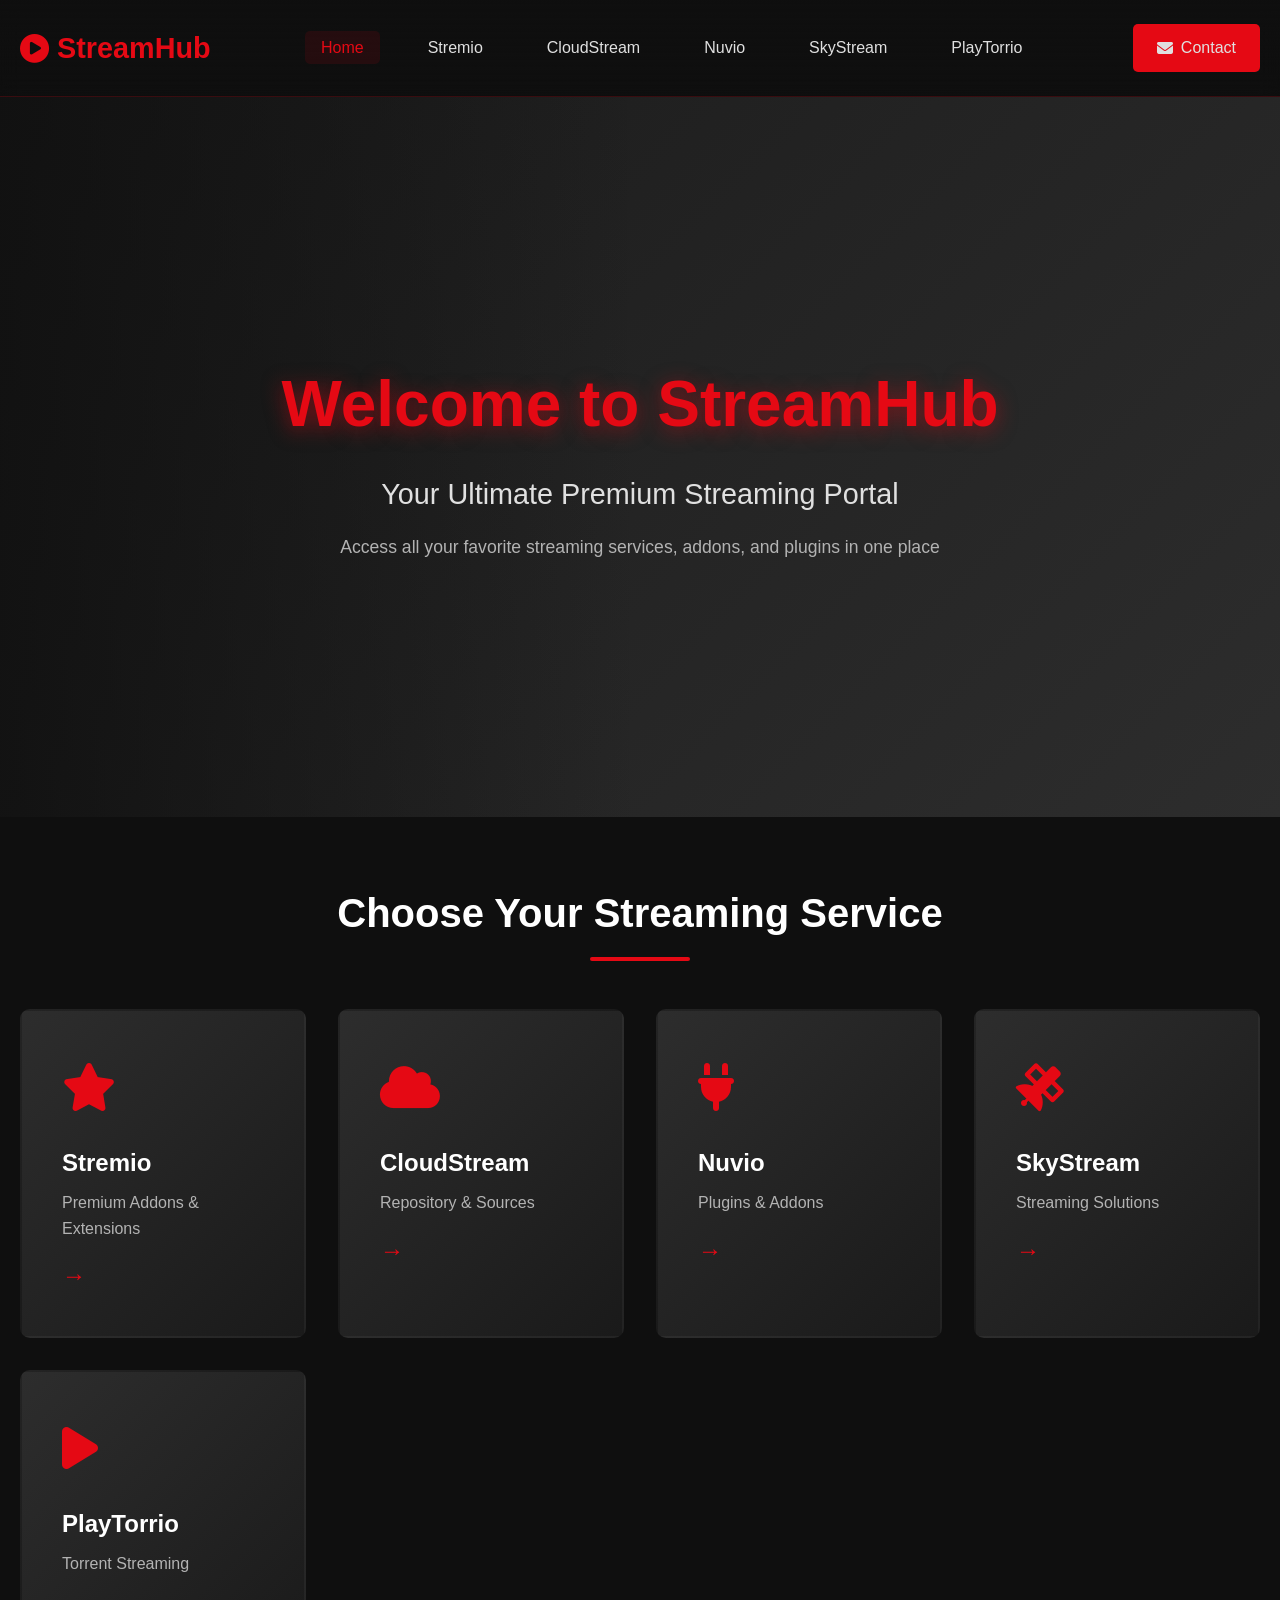
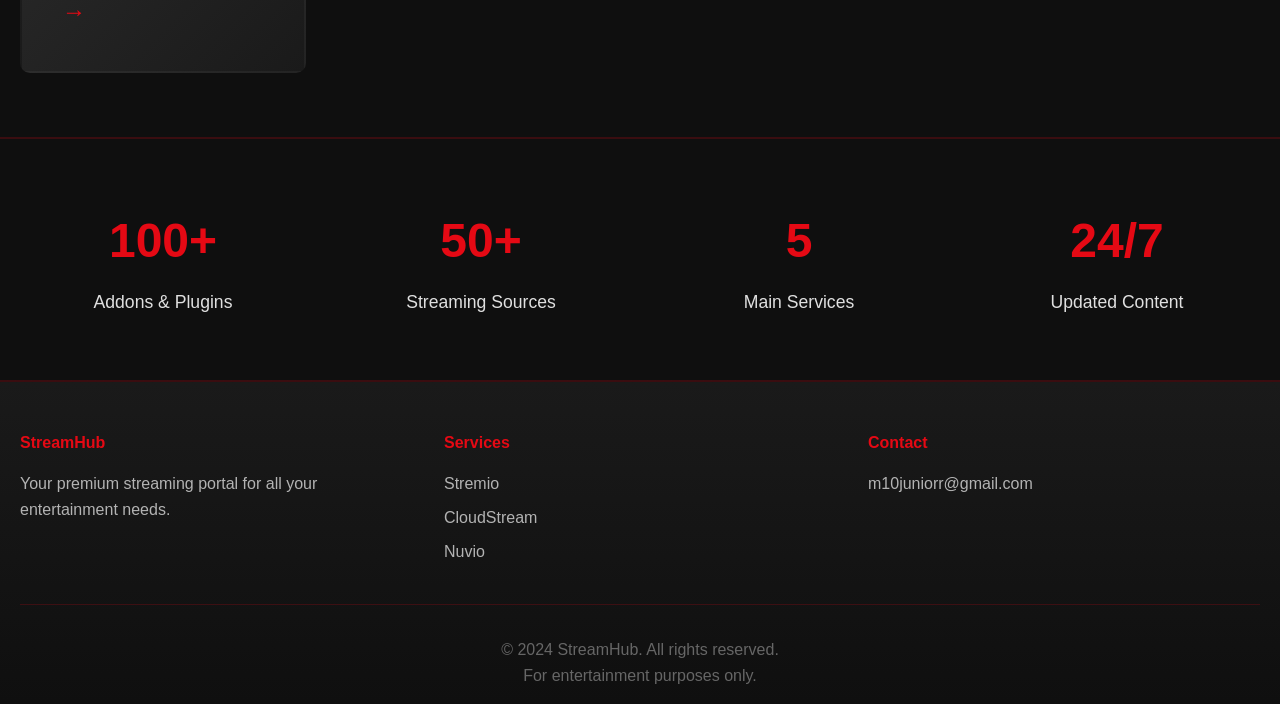
<file: index.html>
<!DOCTYPE html>
<html lang="en">
<head>
    <meta charset="UTF-8">
    <meta name="viewport" content="width=device-width, initial-scale=1.0">
    <title>StreamHub - Premium Streaming Portal</title>
    <link rel="stylesheet" href="style.css">
    <link rel="stylesheet" href="https://cdnjs.cloudflare.com/ajax/libs/font-awesome/6.4.0/css/all.min.css">
</head>
<body>
    <!-- Navigation -->
    <nav class="navbar">
        <div class="nav-container">
            <div class="logo">
                <i class="fas fa-play-circle"></i> StreamHub
            </div>
            <ul class="nav-menu">
                <li><a href="index.html" class="nav-link active">Home</a></li>
                <li><a href="stremio.html" class="nav-link">Stremio</a></li>
                <li><a href="cloudstream.html" class="nav-link">CloudStream</a></li>
                <li><a href="nuvio.html" class="nav-link">Nuvio</a></li>
                <li><a href="skystream.html" class="nav-link">SkyStream</a></li>
                <li><a href="playtorrio.html" class="nav-link">PlayTorrio</a></li>
            </ul>
            <div class="contact-info">
                <a href="mailto:m10juniorr@gmail.com" class="contact-link">
                    <i class="fas fa-envelope"></i> Contact
                </a>
            </div>
        </div>
    </nav>

    <!-- Hero Section -->
    <section class="hero">
        <div class="hero-background">
            <div class="hero-overlay"></div>
        </div>
        <div class="hero-content">
            <h1 class="hero-title">Welcome to StreamHub</h1>
            <p class="hero-subtitle">Your Ultimate Premium Streaming Portal</p>
            <p class="hero-description">Access all your favorite streaming services, addons, and plugins in one place</p>
        </div>
    </section>

    <!-- Featured Services -->
    <section class="services">
        <div class="container">
            <h2 class="section-title">Choose Your Streaming Service</h2>
            <div class="services-grid">
                <!-- Stremio -->
                <div class="service-card" onclick="window.location.href='stremio.html'">
                    <div class="service-icon">
                        <i class="fas fa-star"></i>
                    </div>
                    <h3>Stremio</h3>
                    <p>Premium Addons & Extensions</p>
                    <span class="arrow">→</span>
                </div>

                <!-- CloudStream -->
                <div class="service-card" onclick="window.location.href='cloudstream.html'">
                    <div class="service-icon">
                        <i class="fas fa-cloud"></i>
                    </div>
                    <h3>CloudStream</h3>
                    <p>Repository & Sources</p>
                    <span class="arrow">→</span>
                </div>

                <!-- Nuvio -->
                <div class="service-card" onclick="window.location.href='nuvio.html'">
                    <div class="service-icon">
                        <i class="fas fa-plug"></i>
                    </div>
                    <h3>Nuvio</h3>
                    <p>Plugins & Addons</p>
                    <span class="arrow">→</span>
                </div>

                <!-- SkyStream -->
                <div class="service-card" onclick="window.location.href='skystream.html'">
                    <div class="service-icon">
                        <i class="fas fa-satellite"></i>
                    </div>
                    <h3>SkyStream</h3>
                    <p>Streaming Solutions</p>
                    <span class="arrow">→</span>
                </div>

                <!-- PlayTorrio -->
                <div class="service-card" onclick="window.location.href='playtorrio.html'">
                    <div class="service-icon">
                        <i class="fas fa-play"></i>
                    </div>
                    <h3>PlayTorrio</h3>
                    <p>Torrent Streaming</p>
                    <span class="arrow">→</span>
                </div>
            </div>
        </div>
    </section>

    <!-- Stats Section -->
    <section class="stats">
        <div class="container">
            <div class="stat-item">
                <h3>100+</h3>
                <p>Addons & Plugins</p>
            </div>
            <div class="stat-item">
                <h3>50+</h3>
                <p>Streaming Sources</p>
            </div>
            <div class="stat-item">
                <h3>5</h3>
                <p>Main Services</p>
            </div>
            <div class="stat-item">
                <h3>24/7</h3>
                <p>Updated Content</p>
            </div>
        </div>
    </section>

    <!-- Footer -->
    <footer class="footer">
        <div class="container">
            <div class="footer-content">
                <div class="footer-section">
                    <h4>StreamHub</h4>
                    <p>Your premium streaming portal for all your entertainment needs.</p>
                </div>
                <div class="footer-section">
                    <h4>Services</h4>
                    <ul>
                        <li><a href="stremio.html">Stremio</a></li>
                        <li><a href="cloudstream.html">CloudStream</a></li>
                        <li><a href="nuvio.html">Nuvio</a></li>
                    </ul>
                </div>
                <div class="footer-section">
                    <h4>Contact</h4>
                    <p><a href="mailto:m10juniorr@gmail.com">m10juniorr@gmail.com</a></p>
                </div>
            </div>
            <div class="footer-bottom">
                <p>&copy; 2024 StreamHub. All rights reserved.</p>
                <p>For entertainment purposes only.</p>
            </div>
        </div>
    </footer>

    <script src="script.js"></script>
</body>
</html>
</file>
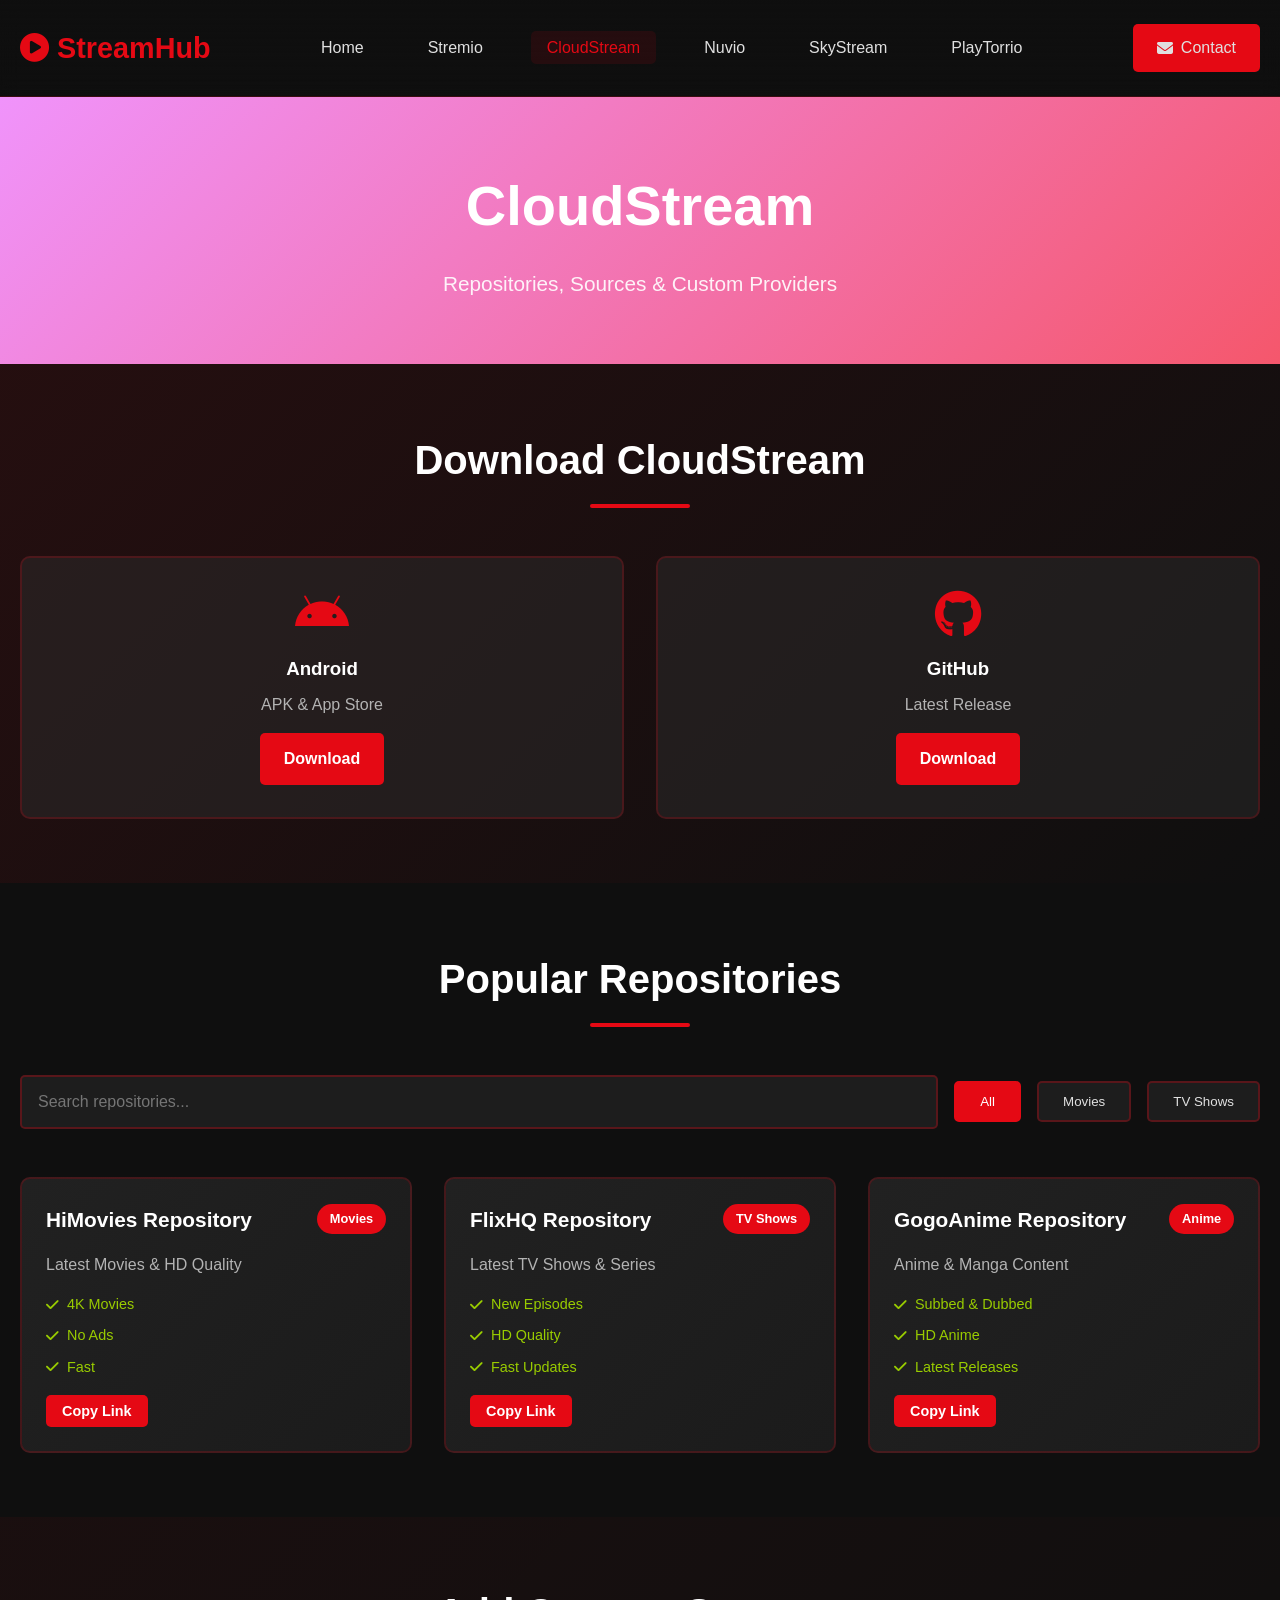
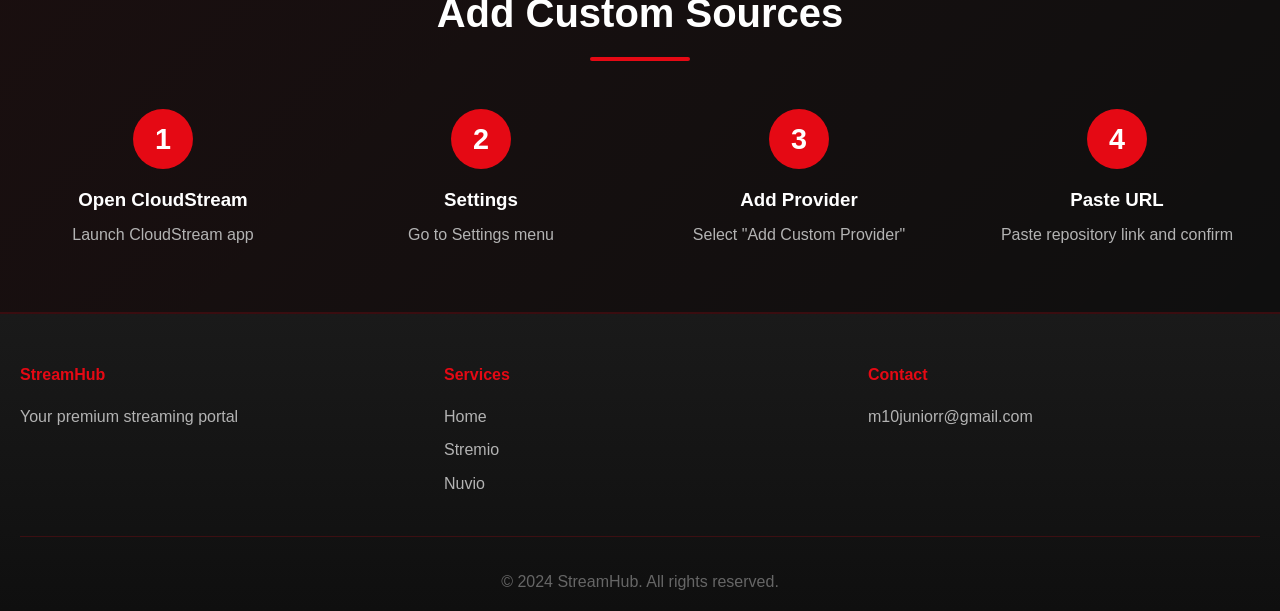
<file: cloudstream.html>
<!DOCTYPE html>
<html lang="en">
<head>
    <meta charset="UTF-8">
    <meta name="viewport" content="width=device-width, initial-scale=1.0">
    <title>CloudStream - Repositories & Sources</title>
    <link rel="stylesheet" href="style.css">
    <link rel="stylesheet" href="https://cdnjs.cloudflare.com/ajax/libs/font-awesome/6.4.0/css/all.min.css">
</head>
<body>
    <!-- Navigation -->
    <nav class="navbar">
        <div class="nav-container">
            <div class="logo">
                <a href="index.html"><i class="fas fa-play-circle"></i> StreamHub</a>
            </div>
            <ul class="nav-menu">
                <li><a href="index.html" class="nav-link">Home</a></li>
                <li><a href="stremio.html" class="nav-link">Stremio</a></li>
                <li><a href="cloudstream.html" class="nav-link active">CloudStream</a></li>
                <li><a href="nuvio.html" class="nav-link">Nuvio</a></li>
                <li><a href="skystream.html" class="nav-link">SkyStream</a></li>
                <li><a href="playtorrio.html" class="nav-link">PlayTorrio</a></li>
            </ul>
            <div class="contact-info">
                <a href="mailto:m10juniorr@gmail.com" class="contact-link">
                    <i class="fas fa-envelope"></i> Contact
                </a>
            </div>
        </div>
    </nav>

    <!-- Service Header -->
    <section class="service-header" style="background: linear-gradient(135deg, #f093fb 0%, #f5576c 100%);">
        <div class="container">
            <h1>CloudStream</h1>
            <p>Repositories, Sources & Custom Providers</p>
        </div>
    </section>

    <!-- Download Section -->
    <section class="download-section">
        <div class="container">
            <h2 class="section-title">Download CloudStream</h2>
            <div class="download-grid">
                <div class="download-box">
                    <i class="fab fa-android"></i>
                    <h3>Android</h3>
                    <p>APK & App Store</p>
                    <a href="https://github.com/LagradOst/CloudStream-3/releases" class="btn btn-primary" target="_blank">Download</a>
                </div>
                <div class="download-box">
                    <i class="fab fa-github"></i>
                    <h3>GitHub</h3>
                    <p>Latest Release</p>
                    <a href="https://github.com/LagradOst/CloudStream-3" class="btn btn-primary" target="_blank">Download</a>
                </div>
            </div>
        </div>
    </section>

    <!-- Repositories Section -->
    <section class="addons-section">
        <div class="container">
            <h2 class="section-title">Popular Repositories</h2>
            
            <!-- Search -->
            <div class="search-bar">
                <input type="text" id="repoSearch" placeholder="Search repositories..." class="search-input">
                <div class="filter-buttons">
                    <button class="filter-btn active" onclick="filterAddons('all')">All</button>
                    <button class="filter-btn" onclick="filterAddons('movies')">Movies</button>
                    <button class="filter-btn" onclick="filterAddons('tv')">TV Shows</button>
                </div>
            </div>

            <!-- Repos Grid -->
            <div class="addons-grid" id="reposGrid">
                <div class="addon-card" data-category="movies">
                    <div class="addon-header">
                        <h3>HiMovies Repository</h3>
                        <span class="badge">Movies</span>
                    </div>
                    <p>Latest Movies & HD Quality</p>
                    <div class="addon-features">
                        <span class="feature"><i class="fas fa-check"></i> 4K Movies</span>
                        <span class="feature"><i class="fas fa-check"></i> No Ads</span>
                        <span class="feature"><i class="fas fa-check"></i> Fast</span>
                    </div>
                    <div class="addon-actions">
                        <button class="btn btn-small btn-primary" onclick="copyToClipboard('https://raw.githubusercontent.com/cloudstream-providers/all-providers/main/HiMoviesProvider.json')">Copy Link</button>
                    </div>
                </div>

                <div class="addon-card" data-category="tv">
                    <div class="addon-header">
                        <h3>FlixHQ Repository</h3>
                        <span class="badge">TV Shows</span>
                    </div>
                    <p>Latest TV Shows & Series</p>
                    <div class="addon-features">
                        <span class="feature"><i class="fas fa-check"></i> New Episodes</span>
                        <span class="feature"><i class="fas fa-check"></i> HD Quality</span>
                        <span class="feature"><i class="fas fa-check"></i> Fast Updates</span>
                    </div>
                    <div class="addon-actions">
                        <button class="btn btn-small btn-primary" onclick="copyToClipboard('https://raw.githubusercontent.com/cloudstream-providers/all-providers/main/FlixHQProvider.json')">Copy Link</button>
                    </div>
                </div>

                <div class="addon-card" data-category="tv">
                    <div class="addon-header">
                        <h3>GogoAnime Repository</h3>
                        <span class="badge">Anime</span>
                    </div>
                    <p>Anime & Manga Content</p>
                    <div class="addon-features">
                        <span class="feature"><i class="fas fa-check"></i> Subbed & Dubbed</span>
                        <span class="feature"><i class="fas fa-check"></i> HD Anime</span>
                        <span class="feature"><i class="fas fa-check"></i> Latest Releases</span>
                    </div>
                    <div class="addon-actions">
                        <button class="btn btn-small btn-primary" onclick="copyToClipboard('https://raw.githubusercontent.com/cloudstream-providers/all-providers/main/GogoAnimeProvider.json')">Copy Link</button>
                    </div>
                </div>
            </div>
        </div>
    </section>

    <!-- Custom Sources -->
    <section class="setup-guide">
        <div class="container">
            <h2 class="section-title">Add Custom Sources</h2>
            <div class="steps">
                <div class="step">
                    <div class="step-number">1</div>
                    <h3>Open CloudStream</h3>
                    <p>Launch CloudStream app</p>
                </div>
                <div class="step">
                    <div class="step-number">2</div>
                    <h3>Settings</h3>
                    <p>Go to Settings menu</p>
                </div>
                <div class="step">
                    <div class="step-number">3</div>
                    <h3>Add Provider</h3>
                    <p>Select "Add Custom Provider"</p>
                </div>
                <div class="step">
                    <div class="step-number">4</div>
                    <h3>Paste URL</h3>
                    <p>Paste repository link and confirm</p>
                </div>
            </div>
        </div>
    </section>

    <!-- Footer -->
    <footer class="footer">
        <div class="container">
            <div class="footer-content">
                <div class="footer-section">
                    <h4>StreamHub</h4>
                    <p>Your premium streaming portal</p>
                </div>
                <div class="footer-section">
                    <h4>Services</h4>
                    <ul>
                        <li><a href="index.html">Home</a></li>
                        <li><a href="stremio.html">Stremio</a></li>
                        <li><a href="nuvio.html">Nuvio</a></li>
                    </ul>
                </div>
                <div class="footer-section">
                    <h4>Contact</h4>
                    <p><a href="mailto:m10juniorr@gmail.com">m10juniorr@gmail.com</a></p>
                </div>
            </div>
            <div class="footer-bottom">
                <p>&copy; 2024 StreamHub. All rights reserved.</p>
            </div>
        </div>
    </footer>

    <script src="script.js"></script>
</body>
</html>
</file>
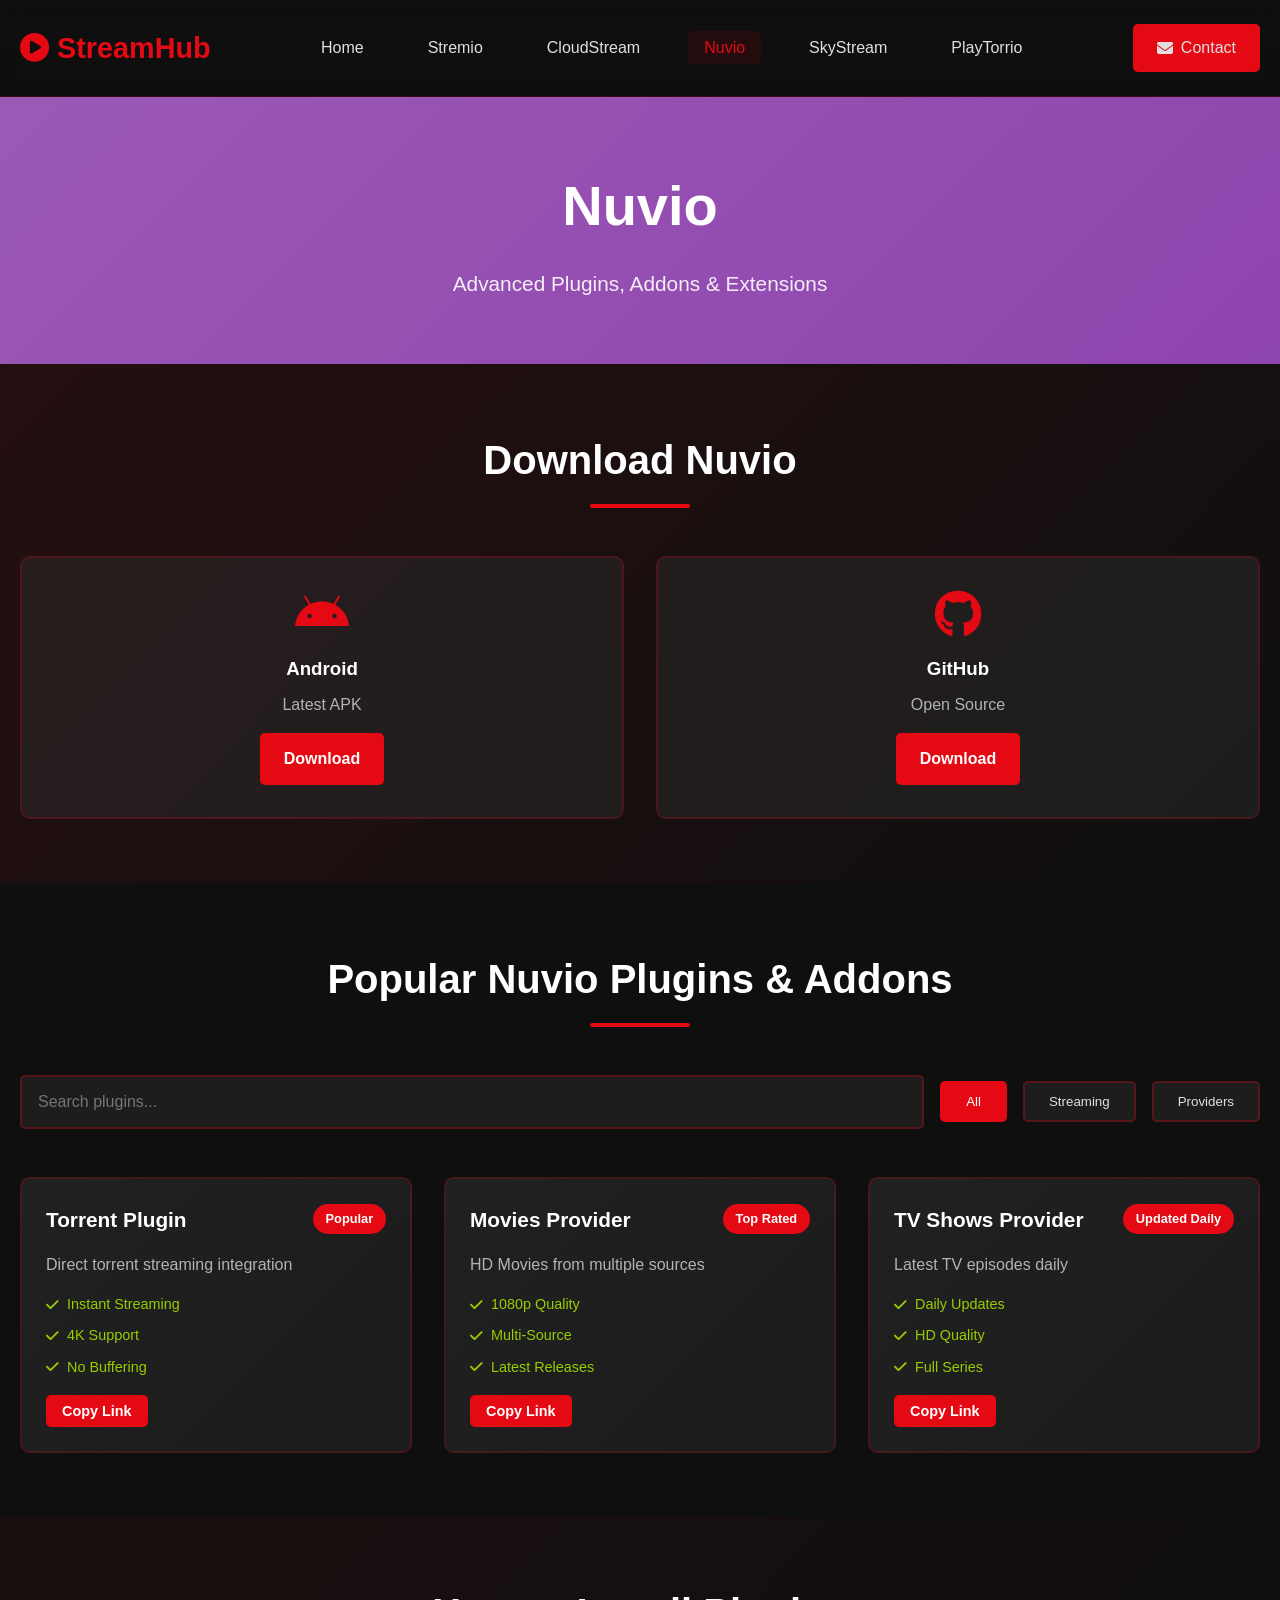
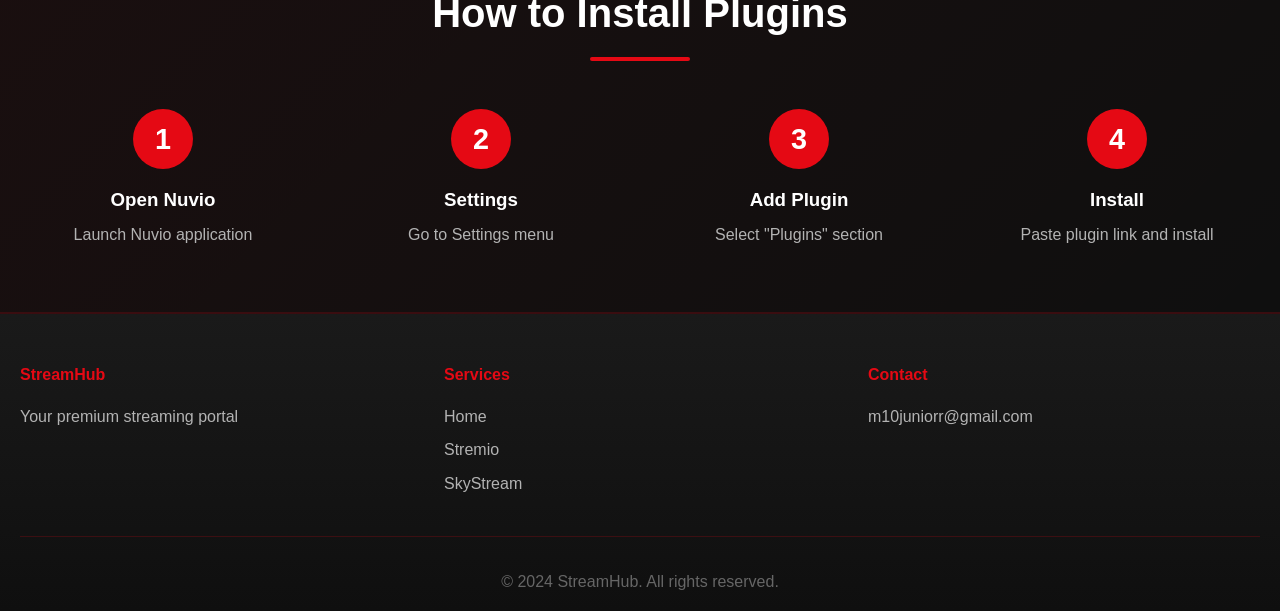
<file: nuvio.html>
<!DOCTYPE html>
<html lang="en">
<head>
    <meta charset="UTF-8">
    <meta name="viewport" content="width=device-width, initial-scale=1.0">
    <title>Nuvio - Plugins & Addons</title>
    <link rel="stylesheet" href="style.css">
    <link rel="stylesheet" href="https://cdnjs.cloudflare.com/ajax/libs/font-awesome/6.4.0/css/all.min.css">
</head>
<body>
    <!-- Navigation -->
    <nav class="navbar">
        <div class="nav-container">
            <div class="logo">
                <a href="index.html"><i class="fas fa-play-circle"></i> StreamHub</a>
            </div>
            <ul class="nav-menu">
                <li><a href="index.html" class="nav-link">Home</a></li>
                <li><a href="stremio.html" class="nav-link">Stremio</a></li>
                <li><a href="cloudstream.html" class="nav-link">CloudStream</a></li>
                <li><a href="nuvio.html" class="nav-link active">Nuvio</a></li>
                <li><a href="skystream.html" class="nav-link">SkyStream</a></li>
                <li><a href="playtorrio.html" class="nav-link">PlayTorrio</a></li>
            </ul>
            <div class="contact-info">
                <a href="mailto:m10juniorr@gmail.com" class="contact-link">
                    <i class="fas fa-envelope"></i> Contact
                </a>
            </div>
        </div>
    </nav>

    <!-- Service Header -->
    <section class="service-header" style="background: linear-gradient(135deg, #9b59b6 0%, #8e44ad 100%);">
        <div class="container">
            <h1>Nuvio</h1>
            <p>Advanced Plugins, Addons & Extensions</p>
        </div>
    </section>

    <!-- Download Section -->
    <section class="download-section">
        <div class="container">
            <h2 class="section-title">Download Nuvio</h2>
            <div class="download-grid">
                <div class="download-box">
                    <i class="fab fa-android"></i>
                    <h3>Android</h3>
                    <p>Latest APK</p>
                    <a href="#" class="btn btn-primary" target="_blank">Download</a>
                </div>
                <div class="download-box">
                    <i class="fab fa-github"></i>
                    <h3>GitHub</h3>
                    <p>Open Source</p>
                    <a href="#" class="btn btn-primary" target="_blank">Download</a>
                </div>
            </div>
        </div>
    </section>

    <!-- Plugins Section -->
    <section class="addons-section">
        <div class="container">
            <h2 class="section-title">Popular Nuvio Plugins & Addons</h2>
            
            <!-- Search & Filter -->
            <div class="search-bar">
                <input type="text" id="pluginSearch" placeholder="Search plugins..." class="search-input">
                <div class="filter-buttons">
                    <button class="filter-btn active" onclick="filterAddons('all')">All</button>
                    <button class="filter-btn" onclick="filterAddons('streaming')">Streaming</button>
                    <button class="filter-btn" onclick="filterAddons('provider')">Providers</button>
                </div>
            </div>

            <!-- Plugins Grid -->
            <div class="addons-grid" id="pluginsGrid">
                <div class="addon-card" data-category="streaming">
                    <div class="addon-header">
                        <h3>Torrent Plugin</h3>
                        <span class="badge">Popular</span>
                    </div>
                    <p>Direct torrent streaming integration</p>
                    <div class="addon-features">
                        <span class="feature"><i class="fas fa-check"></i> Instant Streaming</span>
                        <span class="feature"><i class="fas fa-check"></i> 4K Support</span>
                        <span class="feature"><i class="fas fa-check"></i> No Buffering</span>
                    </div>
                    <div class="addon-actions">
                        <button class="btn btn-small btn-primary" onclick="copyToClipboard('https://example.com/nuvio-torrent')">Copy Link</button>
                    </div>
                </div>

                <div class="addon-card" data-category="provider">
                    <div class="addon-header">
                        <h3>Movies Provider</h3>
                        <span class="badge">Top Rated</span>
                    </div>
                    <p>HD Movies from multiple sources</p>
                    <div class="addon-features">
                        <span class="feature"><i class="fas fa-check"></i> 1080p Quality</span>
                        <span class="feature"><i class="fas fa-check"></i> Multi-Source</span>
                        <span class="feature"><i class="fas fa-check"></i> Latest Releases</span>
                    </div>
                    <div class="addon-actions">
                        <button class="btn btn-small btn-primary" onclick="copyToClipboard('https://example.com/nuvio-movies')">Copy Link</button>
                    </div>
                </div>

                <div class="addon-card" data-category="provider">
                    <div class="addon-header">
                        <h3>TV Shows Provider</h3>
                        <span class="badge">Updated Daily</span>
                    </div>
                    <p>Latest TV episodes daily</p>
                    <div class="addon-features">
                        <span class="feature"><i class="fas fa-check"></i> Daily Updates</span>
                        <span class="feature"><i class="fas fa-check"></i> HD Quality</span>
                        <span class="feature"><i class="fas fa-check"></i> Full Series</span>
                    </div>
                    <div class="addon-actions">
                        <button class="btn btn-small btn-primary" onclick="copyToClipboard('https://example.com/nuvio-tv')">Copy Link</button>
                    </div>
                </div>
            </div>
        </div>
    </section>

    <!-- Installation Guide -->
    <section class="setup-guide">
        <div class="container">
            <h2 class="section-title">How to Install Plugins</h2>
            <div class="steps">
                <div class="step">
                    <div class="step-number">1</div>
                    <h3>Open Nuvio</h3>
                    <p>Launch Nuvio application</p>
                </div>
                <div class="step">
                    <div class="step-number">2</div>
                    <h3>Settings</h3>
                    <p>Go to Settings menu</p>
                </div>
                <div class="step">
                    <div class="step-number">3</div>
                    <h3>Add Plugin</h3>
                    <p>Select "Plugins" section</p>
                </div>
                <div class="step">
                    <div class="step-number">4</div>
                    <h3>Install</h3>
                    <p>Paste plugin link and install</p>
                </div>
            </div>
        </div>
    </section>

    <!-- Footer -->
    <footer class="footer">
        <div class="container">
            <div class="footer-content">
                <div class="footer-section">
                    <h4>StreamHub</h4>
                    <p>Your premium streaming portal</p>
                </div>
                <div class="footer-section">
                    <h4>Services</h4>
                    <ul>
                        <li><a href="index.html">Home</a></li>
                        <li><a href="stremio.html">Stremio</a></li>
                        <li><a href="skystream.html">SkyStream</a></li>
                    </ul>
                </div>
                <div class="footer-section">
                    <h4>Contact</h4>
                    <p><a href="mailto:m10juniorr@gmail.com">m10juniorr@gmail.com</a></p>
                </div>
            </div>
            <div class="footer-bottom">
                <p>&copy; 2024 StreamHub. All rights reserved.</p>
            </div>
        </div>
    </footer>

    <script src="script.js"></script>
</body>
</html>
</file>
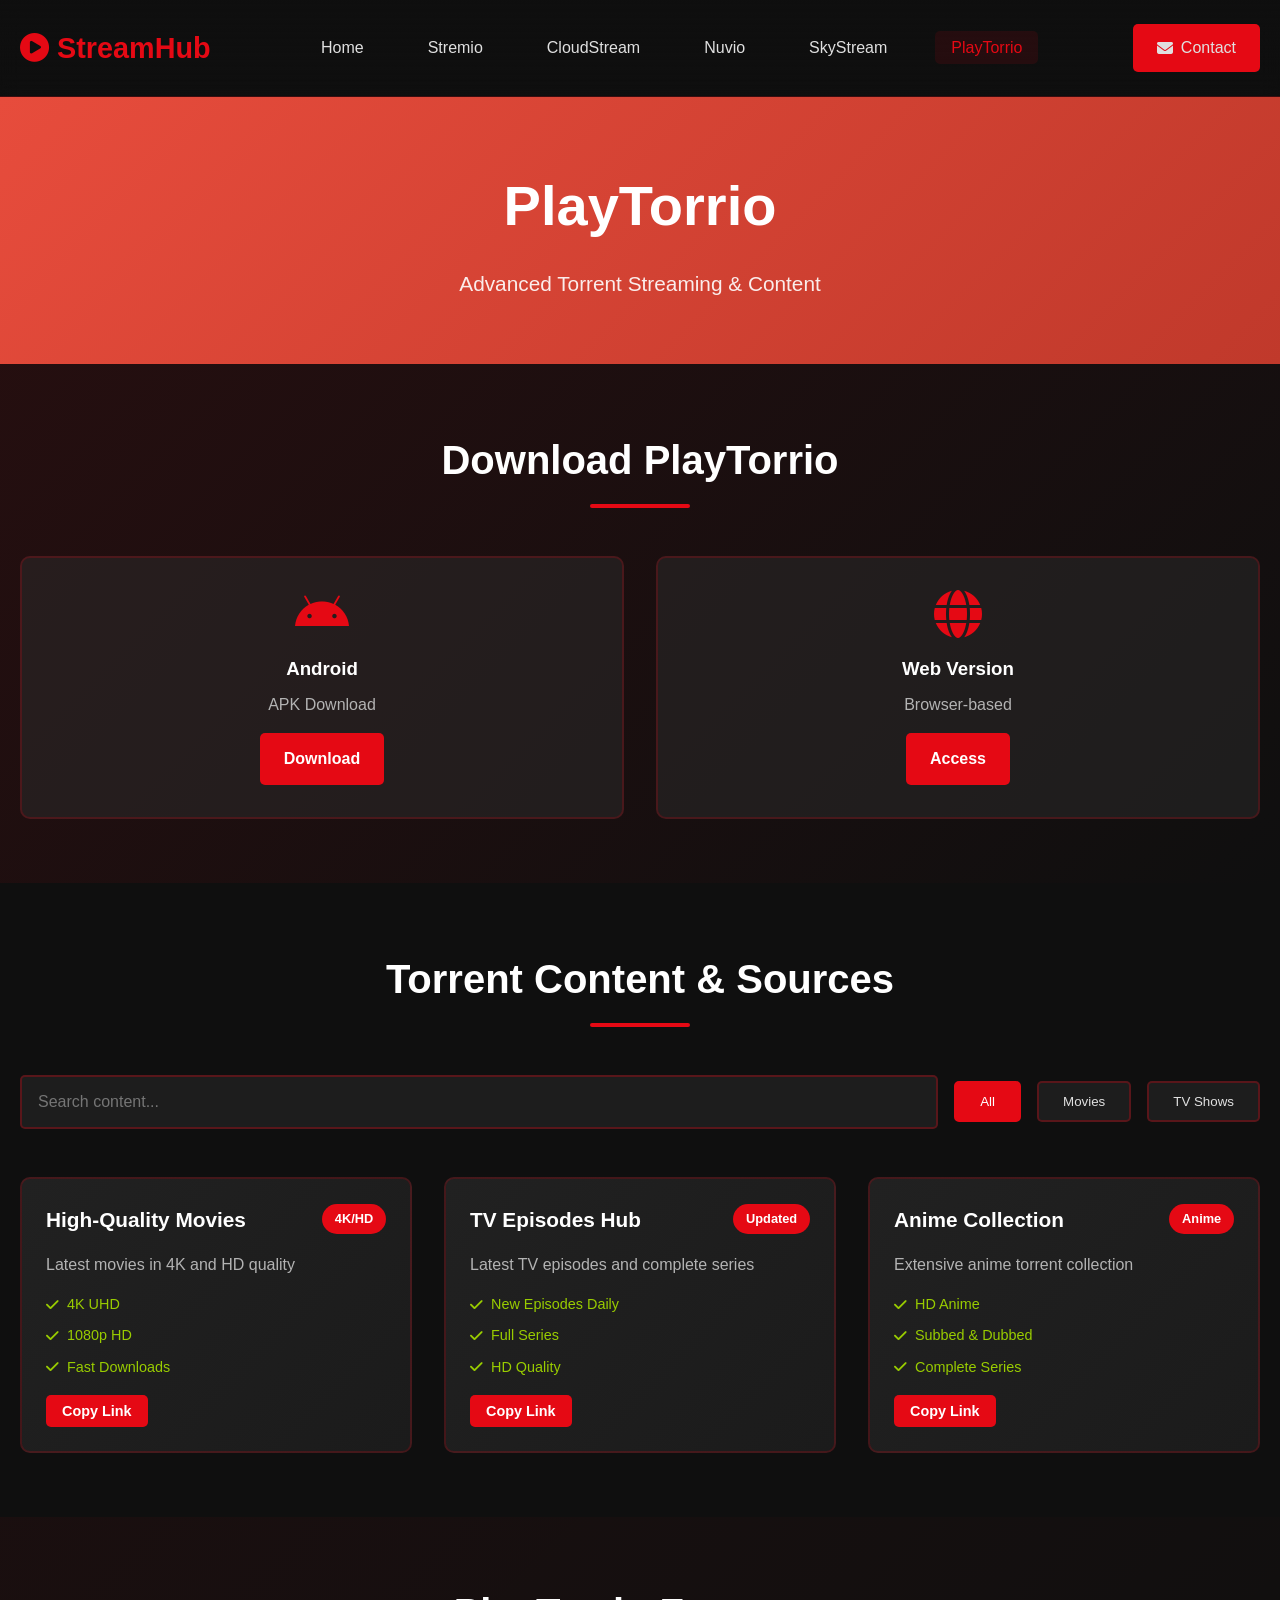
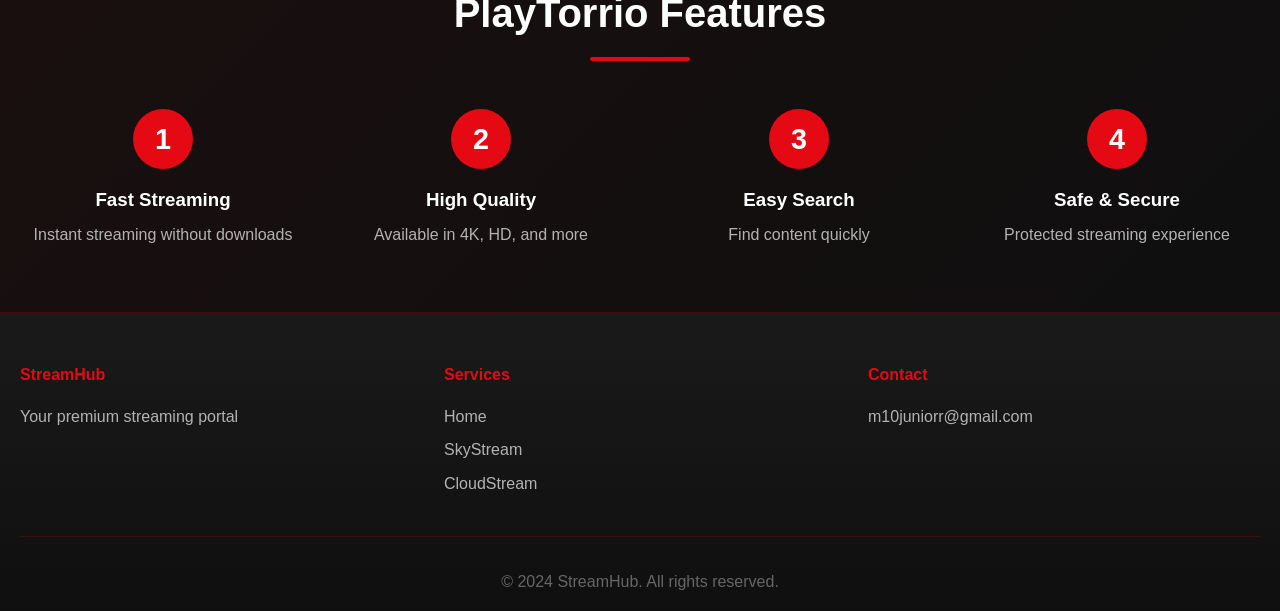
<file: playtorrio.html>
<!DOCTYPE html>
<html lang="en">
<head>
    <meta charset="UTF-8">
    <meta name="viewport" content="width=device-width, initial-scale=1.0">
    <title>PlayTorrio - Torrent Streaming</title>
    <link rel="stylesheet" href="style.css">
    <link rel="stylesheet" href="https://cdnjs.cloudflare.com/ajax/libs/font-awesome/6.4.0/css/all.min.css">
</head>
<body>
    <!-- Navigation -->
    <nav class="navbar">
        <div class="nav-container">
            <div class="logo">
                <a href="index.html"><i class="fas fa-play-circle"></i> StreamHub</a>
            </div>
            <ul class="nav-menu">
                <li><a href="index.html" class="nav-link">Home</a></li>
                <li><a href="stremio.html" class="nav-link">Stremio</a></li>
                <li><a href="cloudstream.html" class="nav-link">CloudStream</a></li>
                <li><a href="nuvio.html" class="nav-link">Nuvio</a></li>
                <li><a href="skystream.html" class="nav-link">SkyStream</a></li>
                <li><a href="playtorrio.html" class="nav-link active">PlayTorrio</a></li>
            </ul>
            <div class="contact-info">
                <a href="mailto:m10juniorr@gmail.com" class="contact-link">
                    <i class="fas fa-envelope"></i> Contact
                </a>
            </div>
        </div>
    </nav>

    <!-- Service Header -->
    <section class="service-header" style="background: linear-gradient(135deg, #e74c3c 0%, #c0392b 100%);">
        <div class="container">
            <h1>PlayTorrio</h1>
            <p>Advanced Torrent Streaming & Content</p>
        </div>
    </section>

    <!-- Download Section -->
    <section class="download-section">
        <div class="container">
            <h2 class="section-title">Download PlayTorrio</h2>
            <div class="download-grid">
                <div class="download-box">
                    <i class="fab fa-android"></i>
                    <h3>Android</h3>
                    <p>APK Download</p>
                    <a href="#" class="btn btn-primary" target="_blank">Download</a>
                </div>
                <div class="download-box">
                    <i class="fas fa-globe"></i>
                    <h3>Web Version</h3>
                    <p>Browser-based</p>
                    <a href="#" class="btn btn-primary" target="_blank">Access</a>
                </div>
            </div>
        </div>
    </section>

    <!-- Content Section -->
    <section class="addons-section">
        <div class="container">
            <h2 class="section-title">Torrent Content & Sources</h2>
            
            <!-- Search & Filter -->
            <div class="search-bar">
                <input type="text" id="torrentSearch" placeholder="Search content..." class="search-input">
                <div class="filter-buttons">
                    <button class="filter-btn active" onclick="filterAddons('all')">All</button>
                    <button class="filter-btn" onclick="filterAddons('movies')">Movies</button>
                    <button class="filter-btn" onclick="filterAddons('tv')">TV Shows</button>
                </div>
            </div>

            <!-- Torrent Grid -->
            <div class="addons-grid" id="torrentGrid">
                <div class="addon-card" data-category="movies">
                    <div class="addon-header">
                        <h3>High-Quality Movies</h3>
                        <span class="badge">4K/HD</span>
                    </div>
                    <p>Latest movies in 4K and HD quality</p>
                    <div class="addon-features">
                        <span class="feature"><i class="fas fa-check"></i> 4K UHD</span>
                        <span class="feature"><i class="fas fa-check"></i> 1080p HD</span>
                        <span class="feature"><i class="fas fa-check"></i> Fast Downloads</span>
                    </div>
                    <div class="addon-actions">
                        <button class="btn btn-small btn-primary" onclick="copyToClipboard('https://example.com/playtorrio-movies')">Copy Link</button>
                    </div>
                </div>

                <div class="addon-card" data-category="tv">
                    <div class="addon-header">
                        <h3>TV Episodes Hub</h3>
                        <span class="badge">Updated</span>
                    </div>
                    <p>Latest TV episodes and complete series</p>
                    <div class="addon-features">
                        <span class="feature"><i class="fas fa-check"></i> New Episodes Daily</span>
                        <span class="feature"><i class="fas fa-check"></i> Full Series</span>
                        <span class="feature"><i class="fas fa-check"></i> HD Quality</span>
                    </div>
                    <div class="addon-actions">
                        <button class="btn btn-small btn-primary" onclick="copyToClipboard('https://example.com/playtorrio-tv')">Copy Link</button>
                    </div>
                </div>

                <div class="addon-card" data-category="movies">
                    <div class="addon-header">
                        <h3>Anime Collection</h3>
                        <span class="badge">Anime</span>
                    </div>
                    <p>Extensive anime torrent collection</p>
                    <div class="addon-features">
                        <span class="feature"><i class="fas fa-check"></i> HD Anime</span>
                        <span class="feature"><i class="fas fa-check"></i> Subbed & Dubbed</span>
                        <span class="feature"><i class="fas fa-check"></i> Complete Series</span>
                    </div>
                    <div class="addon-actions">
                        <button class="btn btn-small btn-primary" onclick="copyToClipboard('https://example.com/playtorrio-anime')">Copy Link</button>
                    </div>
                </div>
            </div>
        </div>
    </section>

    <!-- Features Section -->
    <section class="setup-guide">
        <div class="container">
            <h2 class="section-title">PlayTorrio Features</h2>
            <div class="steps">
                <div class="step">
                    <div class="step-number">1</div>
                    <h3>Fast Streaming</h3>
                    <p>Instant streaming without downloads</p>
                </div>
                <div class="step">
                    <div class="step-number">2</div>
                    <h3>High Quality</h3>
                    <p>Available in 4K, HD, and more</p>
                </div>
                <div class="step">
                    <div class="step-number">3</div>
                    <h3>Easy Search</h3>
                    <p>Find content quickly</p>
                </div>
                <div class="step">
                    <div class="step-number">4</div>
                    <h3>Safe & Secure</h3>
                    <p>Protected streaming experience</p>
                </div>
            </div>
        </div>
    </section>

    <!-- Footer -->
    <footer class="footer">
        <div class="container">
            <div class="footer-content">
                <div class="footer-section">
                    <h4>StreamHub</h4>
                    <p>Your premium streaming portal</p>
                </div>
                <div class="footer-section">
                    <h4>Services</h4>
                    <ul>
                        <li><a href="index.html">Home</a></li>
                        <li><a href="skystream.html">SkyStream</a></li>
                        <li><a href="cloudstream.html">CloudStream</a></li>
                    </ul>
                </div>
                <div class="footer-section">
                    <h4>Contact</h4>
                    <p><a href="mailto:m10juniorr@gmail.com">m10juniorr@gmail.com</a></p>
                </div>
            </div>
            <div class="footer-bottom">
                <p>&copy; 2024 StreamHub. All rights reserved.</p>
            </div>
        </div>
    </footer>

    <script src="script.js"></script>
</body>
</html>
</file>
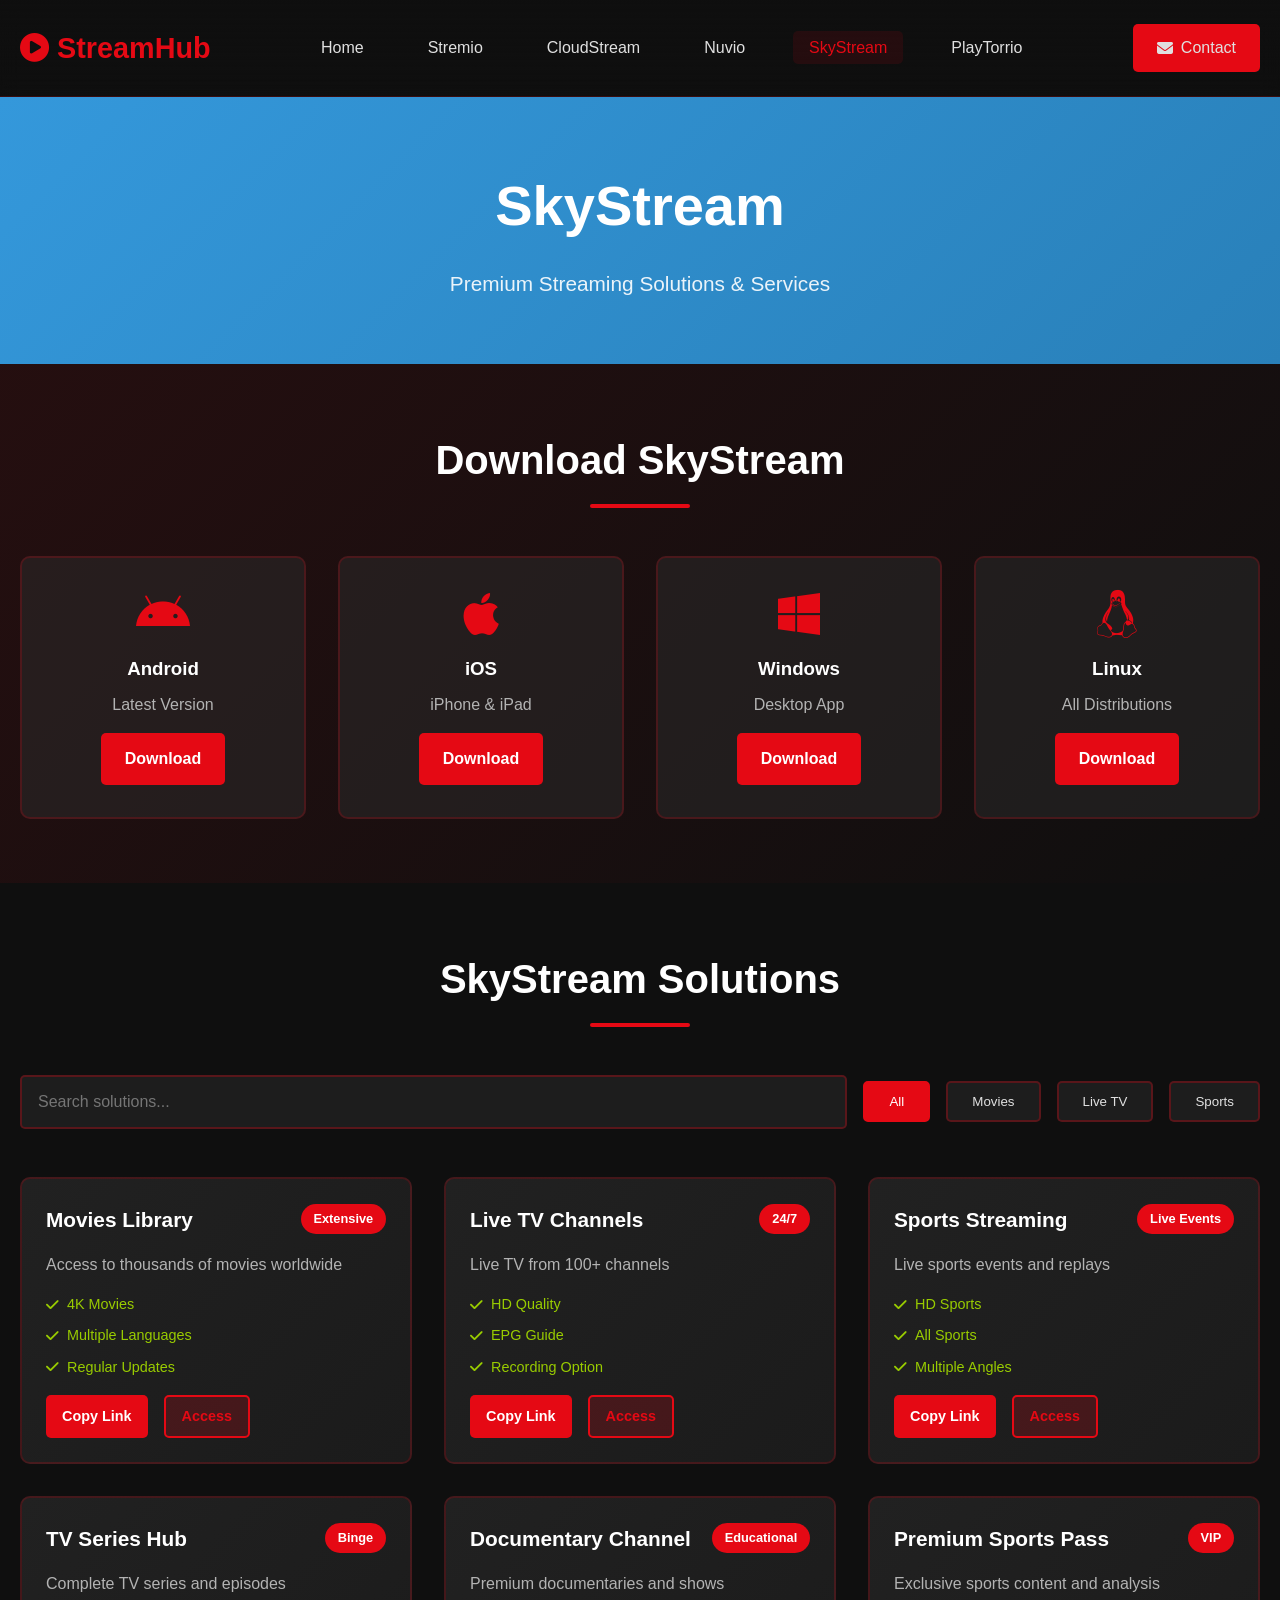
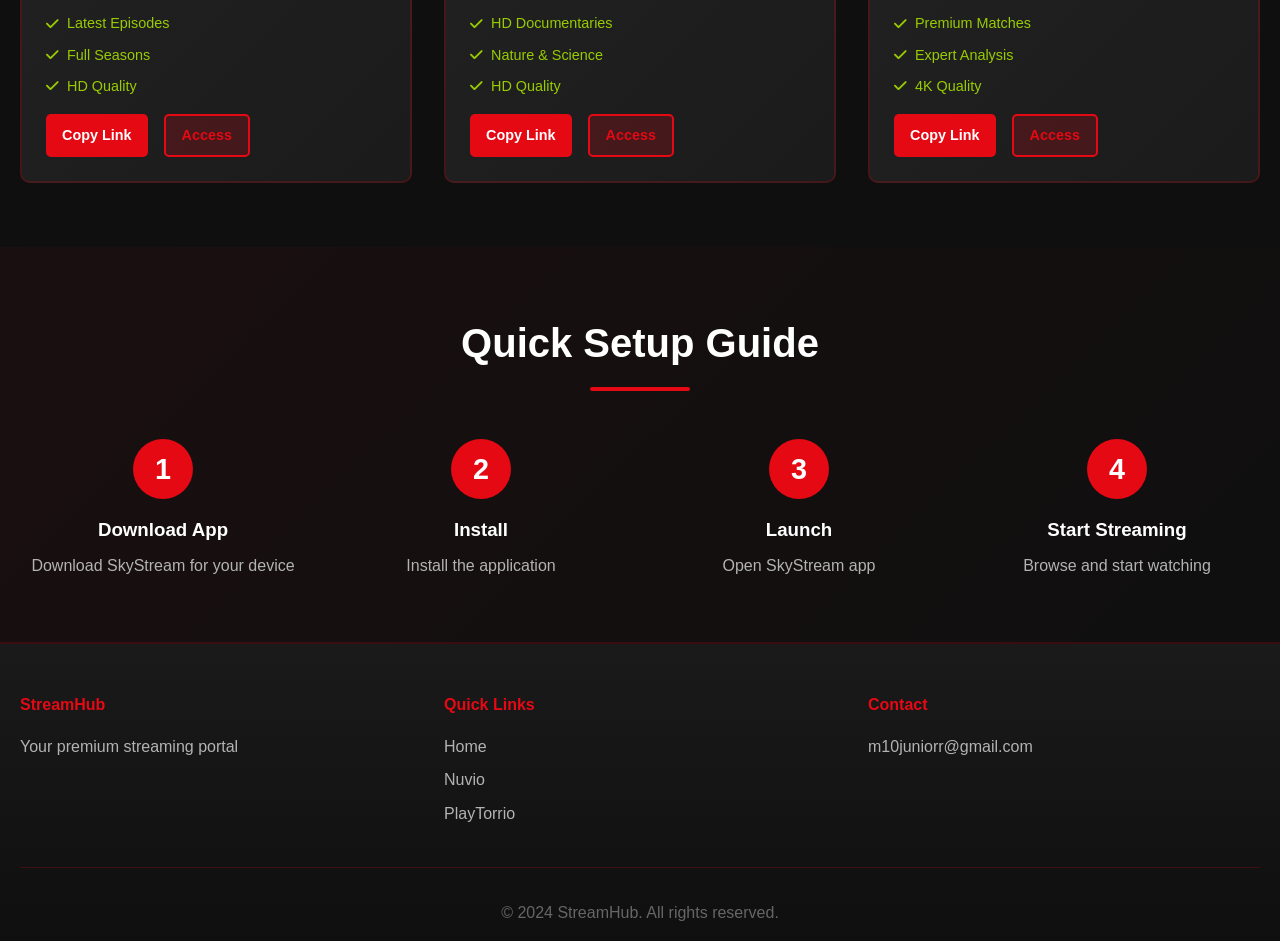
<file: skystream.html>
<!DOCTYPE html>
<html lang="en">
<head>
    <meta charset="UTF-8">
    <meta name="viewport" content="width=device-width, initial-scale=1.0">
    <title>SkyStream - Premium Streaming Solutions</title>
    <link rel="stylesheet" href="style.css">
    <link rel="stylesheet" href="https://cdnjs.cloudflare.com/ajax/libs/font-awesome/6.4.0/css/all.min.css">
</head>
<body>
    <!-- Navigation -->
    <nav class="navbar">
        <div class="nav-container">
            <div class="logo">
                <a href="index.html"><i class="fas fa-play-circle"></i> StreamHub</a>
            </div>
            <ul class="nav-menu">
                <li><a href="index.html" class="nav-link">Home</a></li>
                <li><a href="stremio.html" class="nav-link">Stremio</a></li>
                <li><a href="cloudstream.html" class="nav-link">CloudStream</a></li>
                <li><a href="nuvio.html" class="nav-link">Nuvio</a></li>
                <li><a href="skystream.html" class="nav-link active">SkyStream</a></li>
                <li><a href="playtorrio.html" class="nav-link">PlayTorrio</a></li>
            </ul>
            <div class="contact-info">
                <a href="mailto:m10juniorr@gmail.com" class="contact-link">
                    <i class="fas fa-envelope"></i> Contact
                </a>
            </div>
        </div>
    </nav>

    <!-- Service Header -->
    <section class="service-header" style="background: linear-gradient(135deg, #3498db 0%, #2980b9 100%);">
        <div class="container">
            <h1>SkyStream</h1>
            <p>Premium Streaming Solutions & Services</p>
        </div>
    </section>

    <!-- Download Section -->
    <section class="download-section">
        <div class="container">
            <h2 class="section-title">Download SkyStream</h2>
            <div class="download-grid">
                <div class="download-box">
                    <i class="fab fa-android"></i>
                    <h3>Android</h3>
                    <p>Latest Version</p>
                    <a href="#" class="btn btn-primary" target="_blank">Download</a>
                </div>
                <div class="download-box">
                    <i class="fab fa-apple"></i>
                    <h3>iOS</h3>
                    <p>iPhone & iPad</p>
                    <a href="#" class="btn btn-primary" target="_blank">Download</a>
                </div>
                <div class="download-box">
                    <i class="fab fa-windows"></i>
                    <h3>Windows</h3>
                    <p>Desktop App</p>
                    <a href="#" class="btn btn-primary" target="_blank">Download</a>
                </div>
                <div class="download-box">
                    <i class="fab fa-linux"></i>
                    <h3>Linux</h3>
                    <p>All Distributions</p>
                    <a href="#" class="btn btn-primary" target="_blank">Download</a>
                </div>
            </div>
        </div>
    </section>

    <!-- Solutions Section -->
    <section class="addons-section">
        <div class="container">
            <h2 class="section-title">SkyStream Solutions</h2>
            
            <!-- Search & Filter -->
            <div class="search-bar">
                <input type="text" id="solutionSearch" placeholder="Search solutions..." class="search-input">
                <div class="filter-buttons">
                    <button class="filter-btn active" onclick="filterAddons('all')">All</button>
                    <button class="filter-btn" onclick="filterAddons('movies')">Movies</button>
                    <button class="filter-btn" onclick="filterAddons('live')">Live TV</button>
                    <button class="filter-btn" onclick="filterAddons('sports')">Sports</button>
                </div>
            </div>

            <!-- Solutions Grid -->
            <div class="addons-grid" id="solutionsGrid">
                <div class="addon-card" data-category="movies">
                    <div class="addon-header">
                        <h3>Movies Library</h3>
                        <span class="badge">Extensive</span>
                    </div>
                    <p>Access to thousands of movies worldwide</p>
                    <div class="addon-features">
                        <span class="feature"><i class="fas fa-check"></i> 4K Movies</span>
                        <span class="feature"><i class="fas fa-check"></i> Multiple Languages</span>
                        <span class="feature"><i class="fas fa-check"></i> Regular Updates</span>
                    </div>
                    <div class="addon-actions">
                        <button class="btn btn-small btn-primary" onclick="copyToClipboard('https://example.com/skystream-movies')">Copy Link</button>
                        <a href="#" class="btn btn-small btn-secondary" target="_blank">Access</a>
                    </div>
                </div>

                <div class="addon-card" data-category="live">
                    <div class="addon-header">
                        <h3>Live TV Channels</h3>
                        <span class="badge">24/7</span>
                    </div>
                    <p>Live TV from 100+ channels</p>
                    <div class="addon-features">
                        <span class="feature"><i class="fas fa-check"></i> HD Quality</span>
                        <span class="feature"><i class="fas fa-check"></i> EPG Guide</span>
                        <span class="feature"><i class="fas fa-check"></i> Recording Option</span>
                    </div>
                    <div class="addon-actions">
                        <button class="btn btn-small btn-primary" onclick="copyToClipboard('https://example.com/skystream-live')">Copy Link</button>
                        <a href="#" class="btn btn-small btn-secondary" target="_blank">Access</a>
                    </div>
                </div>

                <div class="addon-card" data-category="sports">
                    <div class="addon-header">
                        <h3>Sports Streaming</h3>
                        <span class="badge">Live Events</span>
                    </div>
                    <p>Live sports events and replays</p>
                    <div class="addon-features">
                        <span class="feature"><i class="fas fa-check"></i> HD Sports</span>
                        <span class="feature"><i class="fas fa-check"></i> All Sports</span>
                        <span class="feature"><i class="fas fa-check"></i> Multiple Angles</span>
                    </div>
                    <div class="addon-actions">
                        <button class="btn btn-small btn-primary" onclick="copyToClipboard('https://example.com/skystream-sports')">Copy Link</button>
                        <a href="#" class="btn btn-small btn-secondary" target="_blank">Access</a>
                    </div>
                </div>

                <div class="addon-card" data-category="movies">
                    <div class="addon-header">
                        <h3>TV Series Hub</h3>
                        <span class="badge">Binge</span>
                    </div>
                    <p>Complete TV series and episodes</p>
                    <div class="addon-features">
                        <span class="feature"><i class="fas fa-check"></i> Latest Episodes</span>
                        <span class="feature"><i class="fas fa-check"></i> Full Seasons</span>
                        <span class="feature"><i class="fas fa-check"></i> HD Quality</span>
                    </div>
                    <div class="addon-actions">
                        <button class="btn btn-small btn-primary" onclick="copyToClipboard('https://example.com/skystream-series')">Copy Link</button>
                        <a href="#" class="btn btn-small btn-secondary" target="_blank">Access</a>
                    </div>
                </div>

                <div class="addon-card" data-category="live">
                    <div class="addon-header">
                        <h3>Documentary Channel</h3>
                        <span class="badge">Educational</span>
                    </div>
                    <p>Premium documentaries and shows</p>
                    <div class="addon-features">
                        <span class="feature"><i class="fas fa-check"></i> HD Documentaries</span>
                        <span class="feature"><i class="fas fa-check"></i> Nature & Science</span>
                        <span class="feature"><i class="fas fa-check"></i> HD Quality</span>
                    </div>
                    <div class="addon-actions">
                        <button class="btn btn-small btn-primary" onclick="copyToClipboard('https://example.com/skystream-docs')">Copy Link</button>
                        <a href="#" class="btn btn-small btn-secondary" target="_blank">Access</a>
                    </div>
                </div>

                <div class="addon-card" data-category="sports">
                    <div class="addon-header">
                        <h3>Premium Sports Pass</h3>
                        <span class="badge">VIP</span>
                    </div>
                    <p>Exclusive sports content and analysis</p>
                    <div class="addon-features">
                        <span class="feature"><i class="fas fa-check"></i> Premium Matches</span>
                        <span class="feature"><i class="fas fa-check"></i> Expert Analysis</span>
                        <span class="feature"><i class="fas fa-check"></i> 4K Quality</span>
                    </div>
                    <div class="addon-actions">
                        <button class="btn btn-small btn-primary" onclick="copyToClipboard('https://example.com/skystream-premium-sports')">Copy Link</button>
                        <a href="#" class="btn btn-small btn-secondary" target="_blank">Access</a>
                    </div>
                </div>
            </div>
        </div>
    </section>

    <!-- Setup Guide -->
    <section class="setup-guide">
        <div class="container">
            <h2 class="section-title">Quick Setup Guide</h2>
            <div class="steps">
                <div class="step">
                    <div class="step-number">1</div>
                    <h3>Download App</h3>
                    <p>Download SkyStream for your device</p>
                </div>
                <div class="step">
                    <div class="step-number">2</div>
                    <h3>Install</h3>
                    <p>Install the application</p>
                </div>
                <div class="step">
                    <div class="step-number">3</div>
                    <h3>Launch</h3>
                    <p>Open SkyStream app</p>
                </div>
                <div class="step">
                    <div class="step-number">4</div>
                    <h3>Start Streaming</h3>
                    <p>Browse and start watching</p>
                </div>
            </div>
        </div>
    </section>

    <!-- Footer -->
    <footer class="footer">
        <div class="container">
            <div class="footer-content">
                <div class="footer-section">
                    <h4>StreamHub</h4>
                    <p>Your premium streaming portal</p>
                </div>
                <div class="footer-section">
                    <h4>Quick Links</h4>
                    <ul>
                        <li><a href="index.html">Home</a></li>
                        <li><a href="nuvio.html">Nuvio</a></li>
                        <li><a href="playtorrio.html">PlayTorrio</a></li>
                    </ul>
                </div>
                <div class="footer-section">
                    <h4>Contact</h4>
                    <p><a href="mailto:m10juniorr@gmail.com">m10juniorr@gmail.com</a></p>
                </div>
            </div>
            <div class="footer-bottom">
                <p>&copy; 2024 StreamHub. All rights reserved.</p>
            </div>
        </div>
    </footer>

    <script src="script.js"></script>
</body>
</html>
</file>
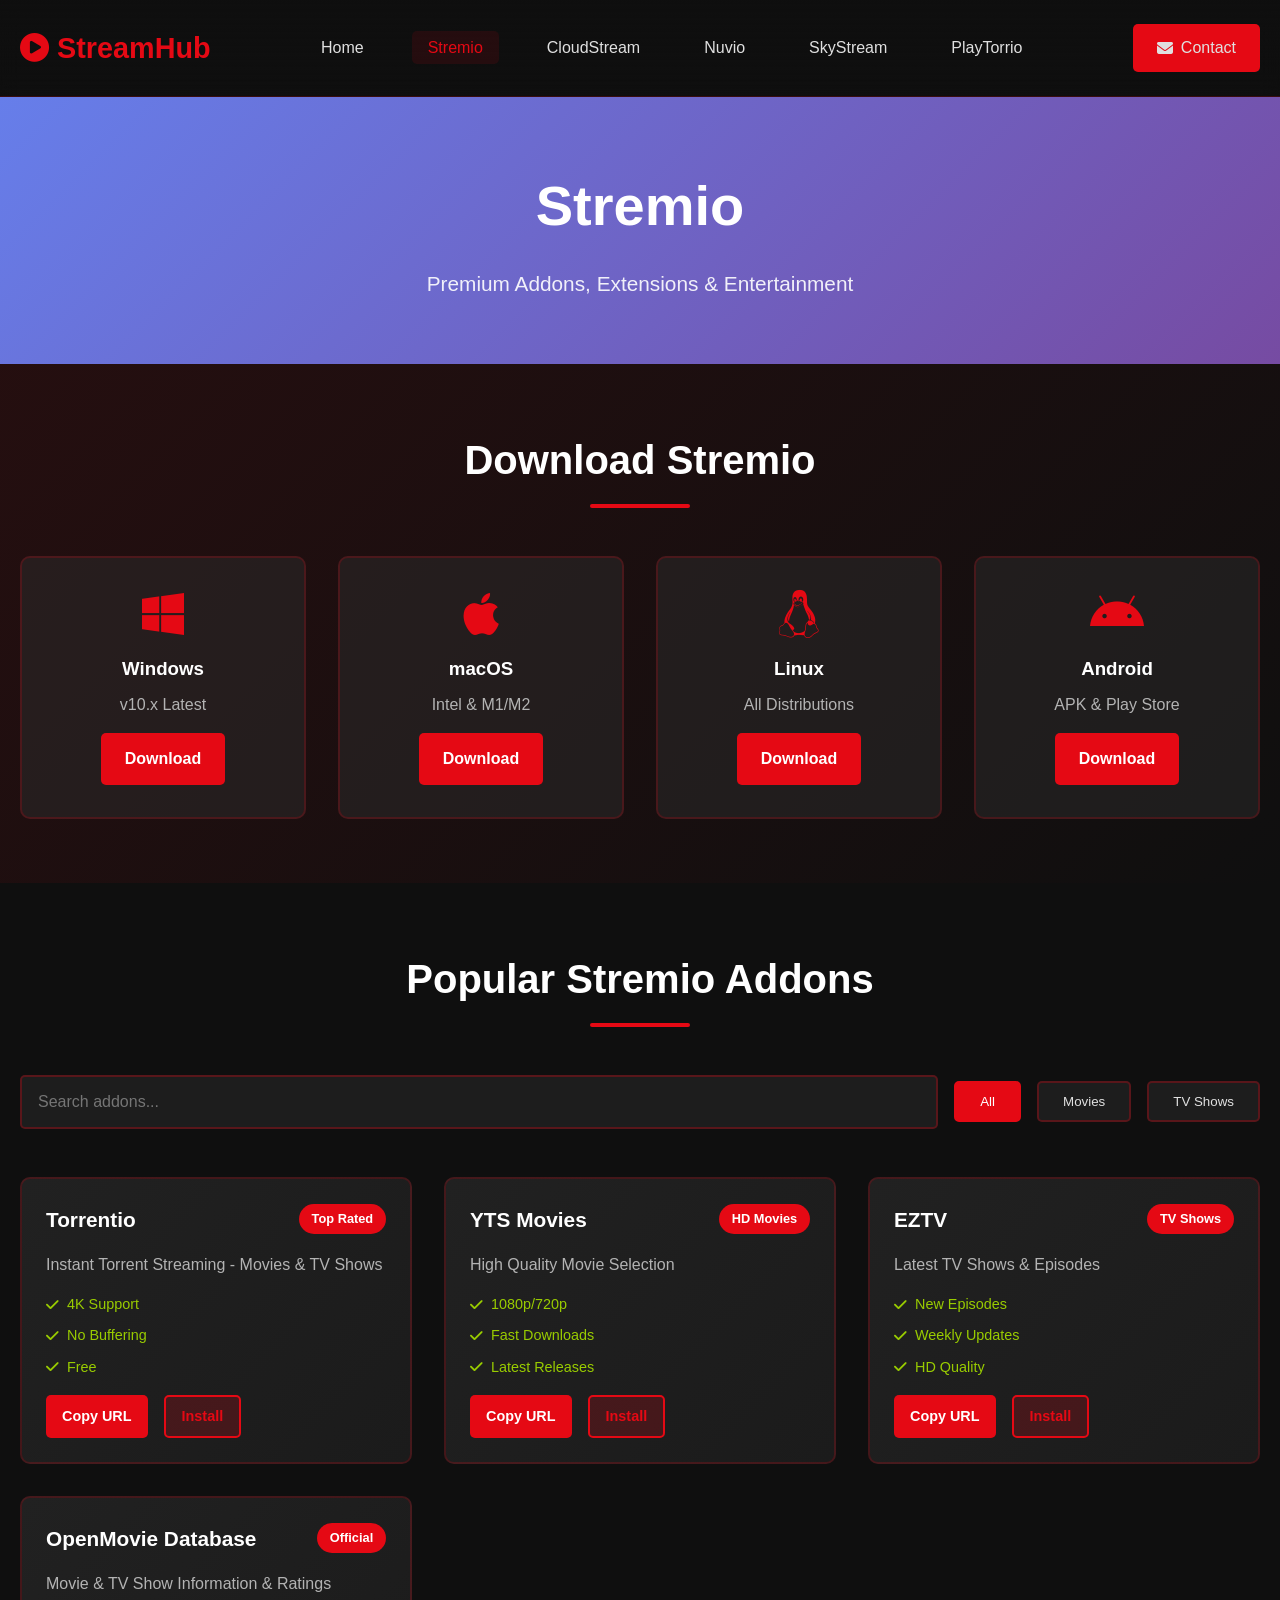
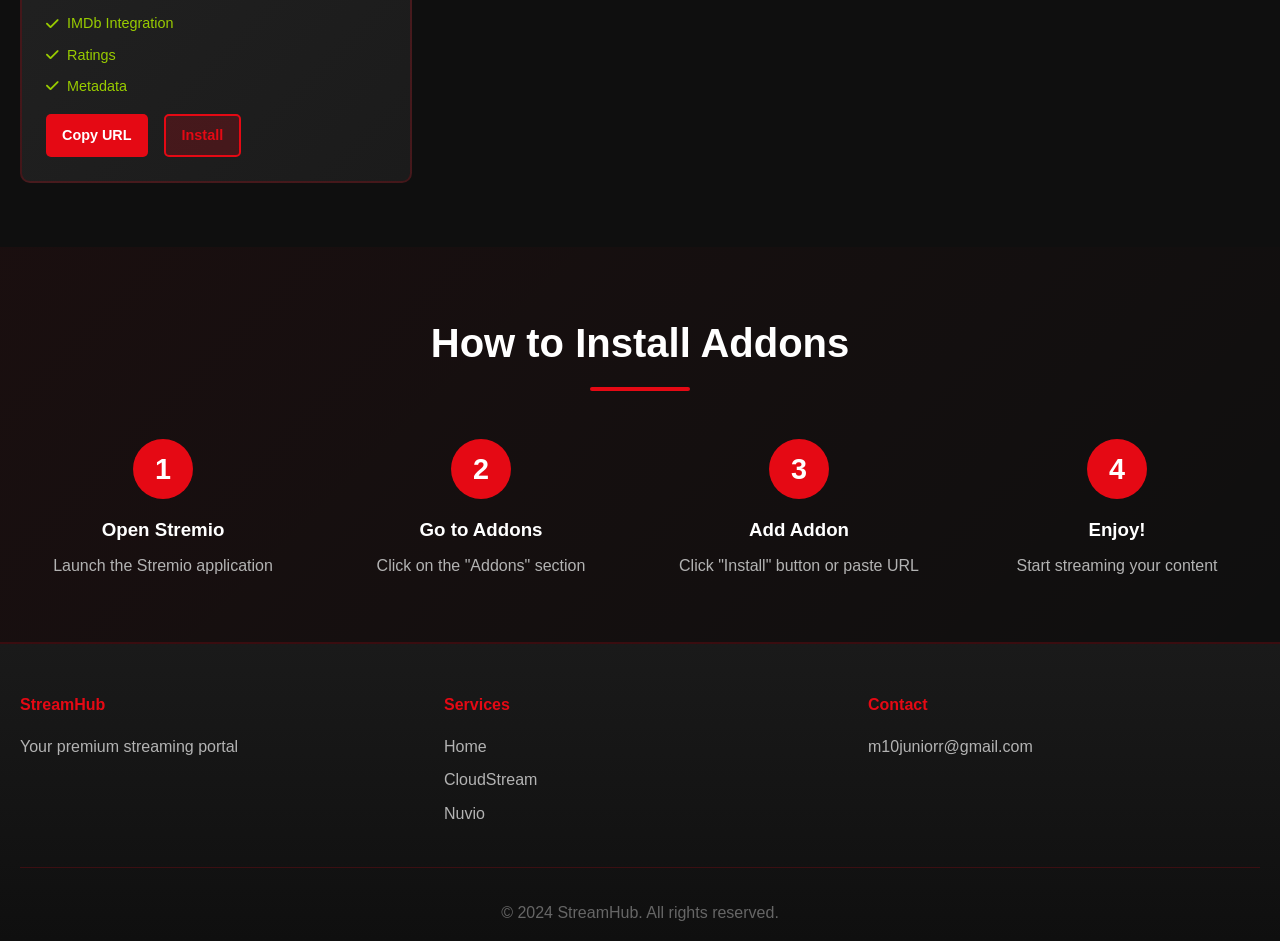
<file: stremio.html>
<!DOCTYPE html>
<html lang="en">
<head>
    <meta charset="UTF-8">
    <meta name="viewport" content="width=device-width, initial-scale=1.0">
    <title>Stremio - Addons & Extensions</title>
    <link rel="stylesheet" href="style.css">
    <link rel="stylesheet" href="https://cdnjs.cloudflare.com/ajax/libs/font-awesome/6.4.0/css/all.min.css">
</head>
<body>
    <!-- Navigation -->
    <nav class="navbar">
        <div class="nav-container">
            <div class="logo">
                <a href="index.html"><i class="fas fa-play-circle"></i> StreamHub</a>
            </div>
            <ul class="nav-menu">
                <li><a href="index.html" class="nav-link">Home</a></li>
                <li><a href="stremio.html" class="nav-link active">Stremio</a></li>
                <li><a href="cloudstream.html" class="nav-link">CloudStream</a></li>
                <li><a href="nuvio.html" class="nav-link">Nuvio</a></li>
                <li><a href="skystream.html" class="nav-link">SkyStream</a></li>
                <li><a href="playtorrio.html" class="nav-link">PlayTorrio</a></li>
            </ul>
            <div class="contact-info">
                <a href="mailto:m10juniorr@gmail.com" class="contact-link">
                    <i class="fas fa-envelope"></i> Contact
                </a>
            </div>
        </div>
    </nav>

    <!-- Service Header -->
    <section class="service-header" style="background: linear-gradient(135deg, #667eea 0%, #764ba2 100%);">
        <div class="container">
            <h1>Stremio</h1>
            <p>Premium Addons, Extensions & Entertainment</p>
        </div>
    </section>

    <!-- Download Section -->
    <section class="download-section">
        <div class="container">
            <h2 class="section-title">Download Stremio</h2>
            <div class="download-grid">
                <div class="download-box">
                    <i class="fab fa-windows"></i>
                    <h3>Windows</h3>
                    <p>v10.x Latest</p>
                    <a href="https://www.stremio.com/downloads" class="btn btn-primary" target="_blank">Download</a>
                </div>
                <div class="download-box">
                    <i class="fab fa-apple"></i>
                    <h3>macOS</h3>
                    <p>Intel & M1/M2</p>
                    <a href="https://www.stremio.com/downloads" class="btn btn-primary" target="_blank">Download</a>
                </div>
                <div class="download-box">
                    <i class="fab fa-linux"></i>
                    <h3>Linux</h3>
                    <p>All Distributions</p>
                    <a href="https://www.stremio.com/downloads" class="btn btn-primary" target="_blank">Download</a>
                </div>
                <div class="download-box">
                    <i class="fab fa-android"></i>
                    <h3>Android</h3>
                    <p>APK & Play Store</p>
                    <a href="https://play.google.com/store/apps/details?id=com.stremio.one" class="btn btn-primary" target="_blank">Download</a>
                </div>
            </div>
        </div>
    </section>

    <!-- Addons Section -->
    <section class="addons-section">
        <div class="container">
            <h2 class="section-title">Popular Stremio Addons</h2>
            
            <!-- Search & Filter -->
            <div class="search-bar">
                <input type="text" id="addonSearch" placeholder="Search addons..." class="search-input">
                <div class="filter-buttons">
                    <button class="filter-btn active" onclick="filterAddons('all')">All</button>
                    <button class="filter-btn" onclick="filterAddons('movies')">Movies</button>
                    <button class="filter-btn" onclick="filterAddons('tv')">TV Shows</button>
                </div>
            </div>

            <!-- Addons Grid -->
            <div class="addons-grid" id="addonsGrid">
                <div class="addon-card" data-category="movies">
                    <div class="addon-header">
                        <h3>Torrentio</h3>
                        <span class="badge">Top Rated</span>
                    </div>
                    <p>Instant Torrent Streaming - Movies & TV Shows</p>
                    <div class="addon-features">
                        <span class="feature"><i class="fas fa-check"></i> 4K Support</span>
                        <span class="feature"><i class="fas fa-check"></i> No Buffering</span>
                        <span class="feature"><i class="fas fa-check"></i> Free</span>
                    </div>
                    <div class="addon-actions">
                        <button class="btn btn-small btn-primary" onclick="copyToClipboard('stremio://addon/community/torrentio@stremio.community/manifest.json')">Copy URL</button>
                        <a href="stremio://addon/community/torrentio@stremio.community/manifest.json" class="btn btn-small btn-secondary">Install</a>
                    </div>
                </div>

                <div class="addon-card" data-category="movies">
                    <div class="addon-header">
                        <h3>YTS Movies</h3>
                        <span class="badge">HD Movies</span>
                    </div>
                    <p>High Quality Movie Selection</p>
                    <div class="addon-features">
                        <span class="feature"><i class="fas fa-check"></i> 1080p/720p</span>
                        <span class="feature"><i class="fas fa-check"></i> Fast Downloads</span>
                        <span class="feature"><i class="fas fa-check"></i> Latest Releases</span>
                    </div>
                    <div class="addon-actions">
                        <button class="btn btn-small btn-primary" onclick="copyToClipboard('stremio://addon/community/yts@stremio.community/manifest.json')">Copy URL</button>
                        <a href="stremio://addon/community/yts@stremio.community/manifest.json" class="btn btn-small btn-secondary">Install</a>
                    </div>
                </div>

                <div class="addon-card" data-category="tv">
                    <div class="addon-header">
                        <h3>EZTV</h3>
                        <span class="badge">TV Shows</span>
                    </div>
                    <p>Latest TV Shows & Episodes</p>
                    <div class="addon-features">
                        <span class="feature"><i class="fas fa-check"></i> New Episodes</span>
                        <span class="feature"><i class="fas fa-check"></i> Weekly Updates</span>
                        <span class="feature"><i class="fas fa-check"></i> HD Quality</span>
                    </div>
                    <div class="addon-actions">
                        <button class="btn btn-small btn-primary" onclick="copyToClipboard('stremio://addon/community/eztv@stremio.community/manifest.json')">Copy URL</button>
                        <a href="stremio://addon/community/eztv@stremio.community/manifest.json" class="btn btn-small btn-secondary">Install</a>
                    </div>
                </div>

                <div class="addon-card" data-category="movies">
                    <div class="addon-header">
                        <h3>OpenMovie Database</h3>
                        <span class="badge">Official</span>
                    </div>
                    <p>Movie & TV Show Information & Ratings</p>
                    <div class="addon-features">
                        <span class="feature"><i class="fas fa-check"></i> IMDb Integration</span>
                        <span class="feature"><i class="fas fa-check"></i> Ratings</span>
                        <span class="feature"><i class="fas fa-check"></i> Metadata</span>
                    </div>
                    <div class="addon-actions">
                        <button class="btn btn-small btn-primary" onclick="copyToClipboard('stremio://addon/community/openmoviodb@stremio.community/manifest.json')">Copy URL</button>
                        <a href="stremio://addon/community/openmoviodb@stremio.community/manifest.json" class="btn btn-small btn-secondary">Install</a>
                    </div>
                </div>
            </div>
        </div>
    </section>

    <!-- Setup Guide -->
    <section class="setup-guide">
        <div class="container">
            <h2 class="section-title">How to Install Addons</h2>
            <div class="steps">
                <div class="step">
                    <div class="step-number">1</div>
                    <h3>Open Stremio</h3>
                    <p>Launch the Stremio application</p>
                </div>
                <div class="step">
                    <div class="step-number">2</div>
                    <h3>Go to Addons</h3>
                    <p>Click on the "Addons" section</p>
                </div>
                <div class="step">
                    <div class="step-number">3</div>
                    <h3>Add Addon</h3>
                    <p>Click "Install" button or paste URL</p>
                </div>
                <div class="step">
                    <div class="step-number">4</div>
                    <h3>Enjoy!</h3>
                    <p>Start streaming your content</p>
                </div>
            </div>
        </div>
    </section>

    <!-- Footer -->
    <footer class="footer">
        <div class="container">
            <div class="footer-content">
                <div class="footer-section">
                    <h4>StreamHub</h4>
                    <p>Your premium streaming portal</p>
                </div>
                <div class="footer-section">
                    <h4>Services</h4>
                    <ul>
                        <li><a href="index.html">Home</a></li>
                        <li><a href="cloudstream.html">CloudStream</a></li>
                        <li><a href="nuvio.html">Nuvio</a></li>
                    </ul>
                </div>
                <div class="footer-section">
                    <h4>Contact</h4>
                    <p><a href="mailto:m10juniorr@gmail.com">m10juniorr@gmail.com</a></p>
                </div>
            </div>
            <div class="footer-bottom">
                <p>&copy; 2024 StreamHub. All rights reserved.</p>
            </div>
        </div>
    </footer>

    <script src="script.js"></script>
</body>
</html>
</file>
<file: style.css>
/* Global Styles */
* {
    margin: 0;
    padding: 0;
    box-sizing: border-box;
}

:root {
    --primary: #E50914;
    --secondary: #221f1f;
    --accent: #f5b461;
    --text-light: #e0e0e0;
    --text-dark: #1a1a1a;
    --bg-dark: #0f0f0f;
}

html {
    scroll-behavior: smooth;
}

body {
    font-family: 'Segoe UI', Tahoma, Geneva, Verdana, sans-serif;
    background-color: var(--bg-dark);
    color: var(--text-light);
    line-height: 1.6;
}

.container {
    max-width: 1300px;
    margin: 0 auto;
    padding: 0 20px;
}

/* Navbar */
.navbar {
    background: linear-gradient(180deg, rgba(15, 15, 15, 0.9) 0%, transparent 100%);
    backdrop-filter: blur(10px);
    padding: 1.5rem 0;
    position: sticky;
    top: 0;
    z-index: 1000;
    border-bottom: 1px solid rgba(229, 9, 20, 0.2);
}

.nav-container {
    max-width: 1300px;
    margin: 0 auto;
    padding: 0 20px;
    display: flex;
    justify-content: space-between;
    align-items: center;
    flex-wrap: wrap;
    gap: 2rem;
}

.logo {
    font-size: 1.8rem;
    font-weight: bold;
    color: var(--primary);
    display: flex;
    align-items: center;
    gap: 0.5rem;
}

.logo a {
    text-decoration: none;
    color: var(--primary);
}

.nav-menu {
    display: flex;
    list-style: none;
    gap: 2rem;
    flex-wrap: wrap;
}

.nav-link {
    text-decoration: none;
    color: var(--text-light);
    font-weight: 500;
    transition: all 0.3s ease;
    padding: 0.5rem 1rem;
    border-radius: 5px;
}

.nav-link:hover,
.nav-link.active {
    color: var(--primary);
    background: rgba(229, 9, 20, 0.1);
}

.contact-link {
    text-decoration: none;
    color: var(--text-light);
    background: var(--primary);
    padding: 0.7rem 1.5rem;
    border-radius: 5px;
    transition: all 0.3s ease;
    display: flex;
    align-items: center;
    gap: 0.5rem;
}

.contact-link:hover {
    background: #cc0812;
    transform: translateY(-2px);
}

/* Hero Section */
.hero {
    position: relative;
    min-height: 80vh;
    display: flex;
    align-items: center;
    justify-content: center;
    overflow: hidden;
    background: linear-gradient(135deg, #1a1a1a 0%, #2d2d2d 100%);
}

.hero-background {
    position: absolute;
    top: 0;
    left: 0;
    width: 100%;
    height: 100%;
}

.bg-video {
    width: 100%;
    height: 100%;
    object-fit: cover;
    opacity: 0.3;
}

.hero-overlay {
    position: absolute;
    top: 0;
    left: 0;
    width: 100%;
    height: 100%;
    background: linear-gradient(90deg, rgba(15, 15, 15, 0.8) 0%, transparent 50%);
}

.hero-content {
    position: relative;
    z-index: 10;
    text-align: center;
    max-width: 800px;
}

.hero-title {
    font-size: 4rem;
    font-weight: 900;
    margin-bottom: 1rem;
    color: var(--primary);
    text-shadow: 0 4px 20px rgba(229, 9, 20, 0.5);
}

.hero-subtitle {
    font-size: 1.8rem;
    margin-bottom: 1rem;
    color: var(--text-light);
}

.hero-description {
    font-size: 1.1rem;
    color: #b3b3b3;
}

/* Service Header */
.service-header {
    padding: 4rem 0;
    text-align: center;
    background: linear-gradient(135deg, #667eea 0%, #764ba2 100%);
}

.service-header h1 {
    font-size: 3.5rem;
    margin-bottom: 1rem;
    color: white;
}

.service-header p {
    font-size: 1.3rem;
    color: rgba(255, 255, 255, 0.9);
}

/* Section Title */
.section-title {
    font-size: 2.5rem;
    text-align: center;
    margin-bottom: 3rem;
    color: white;
    position: relative;
    padding-bottom: 1rem;
}

.section-title::after {
    content: '';
    position: absolute;
    width: 100px;
    height: 4px;
    background: var(--primary);
    bottom: 0;
    left: 50%;
    transform: translateX(-50%);
    border-radius: 2px;
}

/* Services Grid */
.services {
    padding: 4rem 0;
    background: var(--bg-dark);
}

.services-grid {
    display: grid;
    grid-template-columns: repeat(auto-fit, minmax(250px, 1fr));
    gap: 2rem;
}

.service-card {
    background: linear-gradient(135deg, #2d2d2d 0%, #1a1a1a 100%);
    padding: 2.5rem;
    border-radius: 10px;
    cursor: pointer;
    transition: all 0.3s ease;
    border: 2px solid transparent;
    position: relative;
    overflow: hidden;
}

.service-card::before {
    content: '';
    position: absolute;
    top: 0;
    left: 0;
    width: 100%;
    height: 4px;
    background: var(--primary);
    transform: scaleX(0);
    transform-origin: left;
    transition: transform 0.3s ease;
}

.service-card:hover {
    transform: translateY(-10px);
    border-color: var(--primary);
}

.service-card:hover::before {
    transform: scaleX(1);
}

.service-icon {
    font-size: 3rem;
    color: var(--primary);
    margin-bottom: 1rem;
}

.service-card h3 {
    font-size: 1.5rem;
    margin-bottom: 0.5rem;
    color: white;
}

.service-card p {
    color: #b3b3b3;
    margin-bottom: 1rem;
}

.arrow {
    font-size: 1.5rem;
    color: var(--primary);
    transition: transform 0.3s ease;
}

.service-card:hover .arrow {
    transform: translateX(5px);
}

/* Download Section */
.download-section {
    padding: 4rem 0;
    background: linear-gradient(135deg, rgba(229, 9, 20, 0.1) 0%, rgba(15, 15, 15, 0.5) 100%);
}

.download-grid {
    display: grid;
    grid-template-columns: repeat(auto-fit, minmax(200px, 1fr));
    gap: 2rem;
}

.download-box {
    background: rgba(45, 45, 45, 0.5);
    padding: 2rem;
    border-radius: 10px;
    text-align: center;
    border: 2px solid rgba(229, 9, 20, 0.2);
    transition: all 0.3s ease;
}

.download-box:hover {
    border-color: var(--primary);
    background: rgba(45, 45, 45, 0.8);
    transform: translateY(-5px);
}

.download-box i {
    font-size: 3rem;
    color: var(--primary);
    margin-bottom: 1rem;
}

.download-box h3 {
    color: white;
    margin-bottom: 0.5rem;
}

.download-box p {
    color: #b3b3b3;
    margin-bottom: 1rem;
}

/* Buttons */
.btn {
    display: inline-block;
    padding: 0.8rem 1.5rem;
    border: none;
    border-radius: 5px;
    font-weight: bold;
    cursor: pointer;
    transition: all 0.3s ease;
    text-decoration: none;
    text-align: center;
}

.btn-primary {
    background: var(--primary);
    color: white;
}

.btn-primary:hover {
    background: #cc0812;
    transform: translateY(-2px);
}

.btn-secondary {
    background: rgba(229, 9, 20, 0.2);
    color: var(--primary);
    border: 2px solid var(--primary);
}

.btn-secondary:hover {
    background: rgba(229, 9, 20, 0.3);
}

.btn-small {
    padding: 0.5rem 1rem;
    font-size: 0.9rem;
}

/* Addons Section */
.addons-section {
    padding: 4rem 0;
    background: var(--bg-dark);
}

.search-bar {
    margin-bottom: 3rem;
    display: flex;
    gap: 1rem;
    flex-wrap: wrap;
    align-items: center;
}

.search-input {
    flex: 1;
    min-width: 250px;
    padding: 1rem;
    background: rgba(45, 45, 45, 0.5);
    border: 2px solid rgba(229, 9, 20, 0.3);
    border-radius: 5px;
    color: var(--text-light);
    font-size: 1rem;
    transition: all 0.3s ease;
}

.search-input:focus {
    outline: none;
    border-color: var(--primary);
    background: rgba(45, 45, 45, 0.8);
}

.filter-buttons {
    display: flex;
    gap: 1rem;
    flex-wrap: wrap;
}

.filter-btn {
    padding: 0.7rem 1.5rem;
    background: rgba(45, 45, 45, 0.5);
    color: var(--text-light);
    border: 2px solid rgba(229, 9, 20, 0.3);
    border-radius: 5px;
    cursor: pointer;
    transition: all 0.3s ease;
    font-weight: 500;
}

.filter-btn:hover,
.filter-btn.active {
    background: var(--primary);
    color: white;
    border-color: var(--primary);
}

/* Addons Grid */
.addons-grid {
    display: grid;
    grid-template-columns: repeat(auto-fill, minmax(300px, 1fr));
    gap: 2rem;
}

.addon-card {
    background: linear-gradient(135deg, rgba(45, 45, 45, 0.6) 0%, rgba(35, 35, 35, 0.6) 100%);
    border: 2px solid rgba(229, 9, 20, 0.2);
    padding: 1.5rem;
    border-radius: 10px;
    transition: all 0.3s ease;
    display: flex;
    flex-direction: column;
}

.addon-card:hover {
    border-color: var(--primary);
    transform: translateY(-5px);
    background: linear-gradient(135deg, rgba(45, 45, 45, 0.9) 0%, rgba(35, 35, 35, 0.9) 100%);
}

.addon-header {
    display: flex;
    justify-content: space-between;
    align-items: center;
    margin-bottom: 1rem;
}

.addon-header h3 {
    color: white;
    font-size: 1.3rem;
}

.badge {
    background: var(--primary);
    color: white;
    padding: 0.3rem 0.8rem;
    border-radius: 20px;
    font-size: 0.8rem;
    font-weight: bold;
}

.addon-card p {
    color: #b3b3b3;
    margin-bottom: 1rem;
    flex-grow: 1;
}

.addon-features {
    display: flex;
    flex-direction: column;
    gap: 0.5rem;
    margin-bottom: 1rem;
}

.feature {
    font-size: 0.9rem;
    color: #99cc00;
    display: flex;
    align-items: center;
    gap: 0.5rem;
}

.addon-actions {
    display: flex;
    gap: 1rem;
    flex-wrap: wrap;
}

/* Quick Links Section */
.quick-links {
    padding: 4rem 0;
    background: linear-gradient(135deg, rgba(45, 45, 45, 0.3) 0%, transparent 100%);
}

.links-grid {
    display: grid;
    grid-template-columns: repeat(auto-fit, minmax(250px, 1fr));
    gap: 2rem;
}

.link-box {
    background: rgba(45, 45, 45, 0.5);
    padding: 2rem;
    border-radius: 10px;
    text-align: center;
    border-left: 4px solid var(--primary);
    transition: all 0.3s ease;
}

.link-box:hover {
    transform: translateY(-5px);
    background: rgba(45, 45, 45, 0.8);
}

.link-box i {
    font-size: 2.5rem;
    color: var(--primary);
    margin-bottom: 1rem;
}

.link-box h3 {
    color: white;
    margin-bottom: 0.5rem;
}

.link-box p {
    color: #b3b3b3;
}

/* Stats Section */
.stats {
    padding: 4rem 0;
    background: var(--bg-dark);
    border-top: 2px solid rgba(229, 9, 20, 0.2);
}

.stats .container {
    display: grid;
    grid-template-columns: repeat(auto-fit, minmax(200px, 1fr));
    gap: 2rem;
}

.stat-item {
    text-align: center;
}

.stat-item h3 {
    font-size: 3rem;
    color: var(--primary);
    font-weight: 900;
    margin-bottom: 0.5rem;
}

.stat-item p {
    color: var(--text-light);
    font-size: 1.1rem;
}

/* Setup Guide */
.setup-guide {
    padding: 4rem 0;
    background: linear-gradient(135deg, rgba(229, 9, 20, 0.05) 0%, transparent 100%);
}

.steps {
    display: grid;
    grid-template-columns: repeat(auto-fit, minmax(200px, 1fr));
    gap: 2rem;
}

.step {
    text-align: center;
    position: relative;
}

.step-number {
    width: 60px;
    height: 60px;
    background: var(--primary);
    color: white;
    border-radius: 50%;
    display: flex;
    align-items: center;
    justify-content: center;
    font-size: 1.8rem;
    font-weight: bold;
    margin: 0 auto 1rem;
}

.step h3 {
    color: white;
    margin-bottom: 0.5rem;
}

.step p {
    color: #b3b3b3;
}

/* Footer */
.footer {
    background: linear-gradient(180deg, #1a1a1a 0%, #0f0f0f 100%);
    border-top: 2px solid rgba(229, 9, 20, 0.2);
    padding: 3rem 0 1rem;
    color: var(--text-light);
}

.footer-content {
    display: grid;
    grid-template-columns: repeat(auto-fit, minmax(250px, 1fr));
    gap: 2rem;
    margin-bottom: 2rem;
}

.footer-section h4 {
    color: var(--primary);
    margin-bottom: 1rem;
}

.footer-section p {
    color: #b3b3b3;
}

.footer-section a {
    color: #b3b3b3;
    text-decoration: none;
    transition: color 0.3s ease;
}

.footer-section a:hover {
    color: var(--primary);
}

.footer-section ul {
    list-style: none;
}

.footer-section li {
    margin-bottom: 0.5rem;
}

.footer-bottom {
    text-align: center;
    border-top: 1px solid rgba(229, 9, 20, 0.2);
    padding-top: 2rem;
    color: #666;
}

/* Responsive */
@media (max-width: 768px) {
    .hero-title {
        font-size: 2.5rem;
    }

    .service-header h1 {
        font-size: 2rem;
    }

    .section-title {
        font-size: 1.8rem;
    }

    .nav-menu {
        gap: 1rem;
    }

    .search-bar {
        flex-direction: column;
    }

    .search-input {
        min-width: 100%;
    }

    .filter-buttons {
        width: 100%;
    }

    .addons-grid {
        grid-template-columns: 1fr;
    }

    .hero-title {
        font-size: 2rem;
    }
}
</file>
